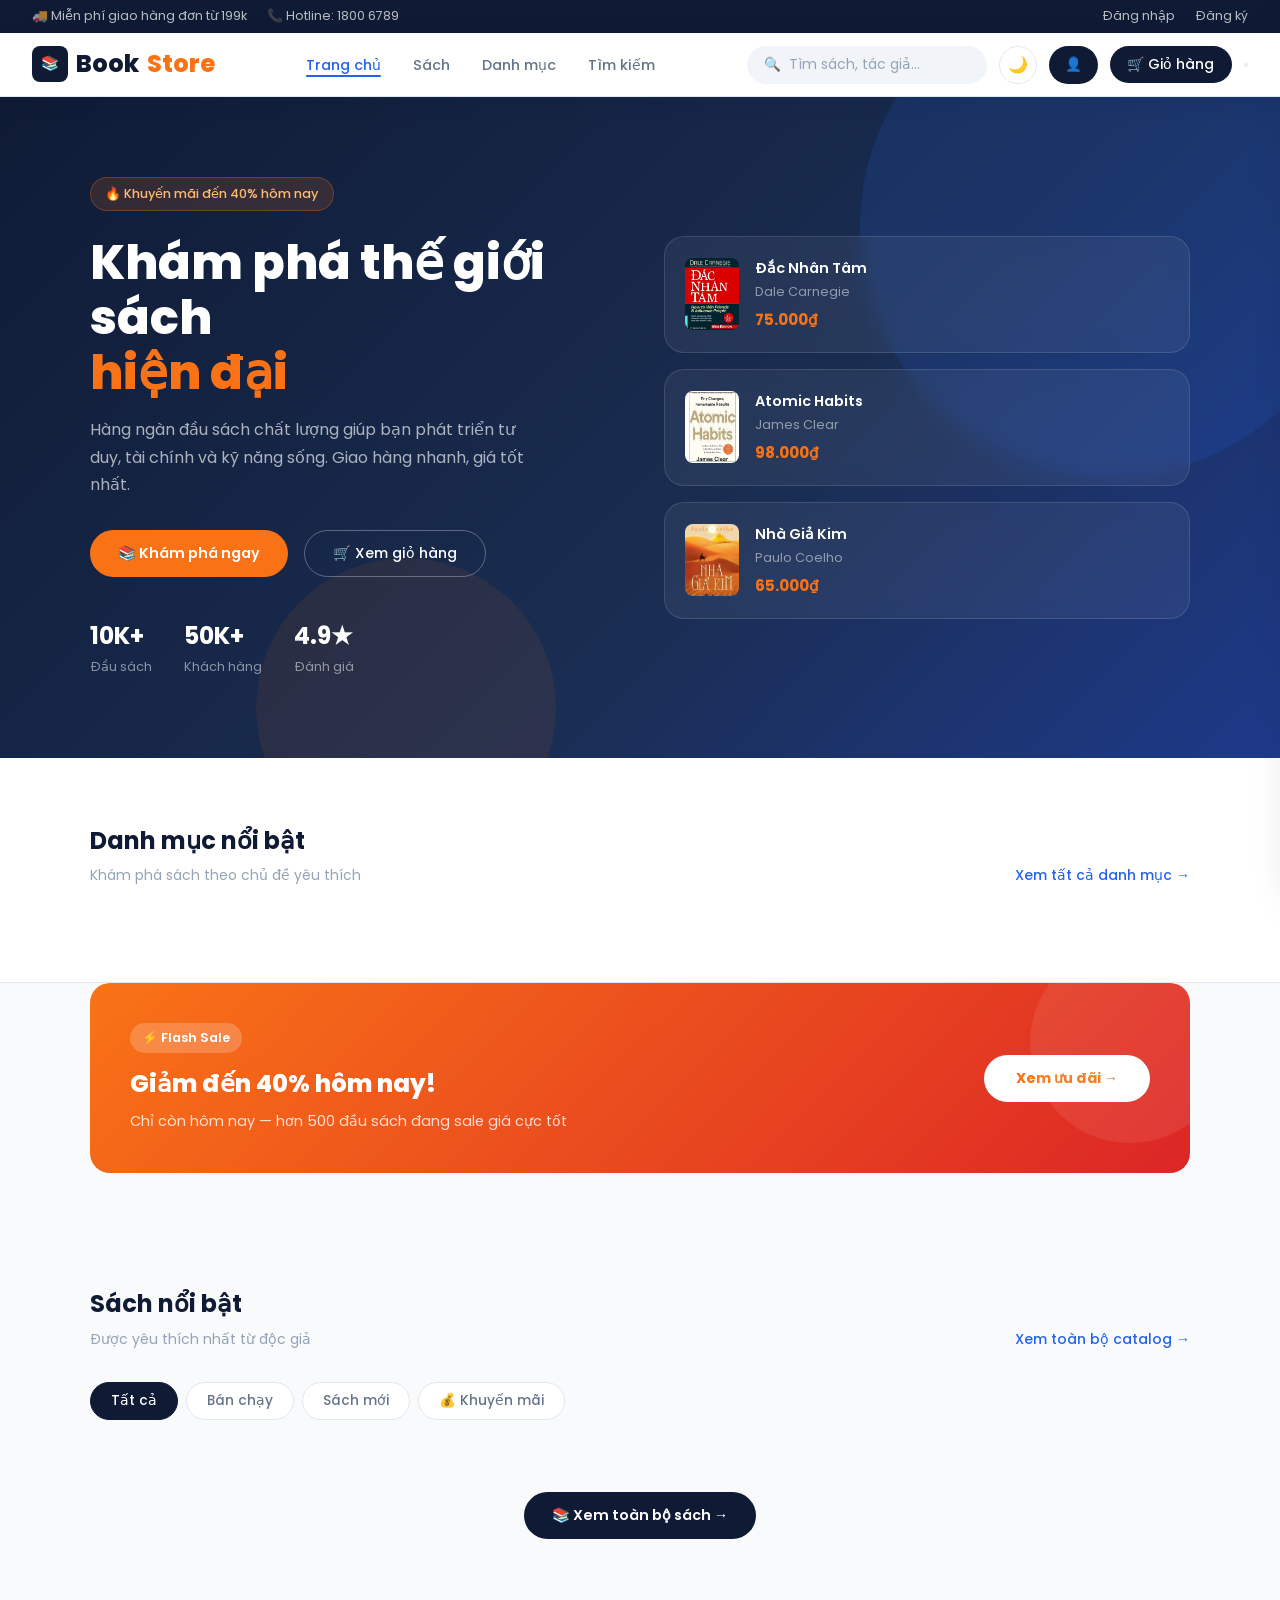
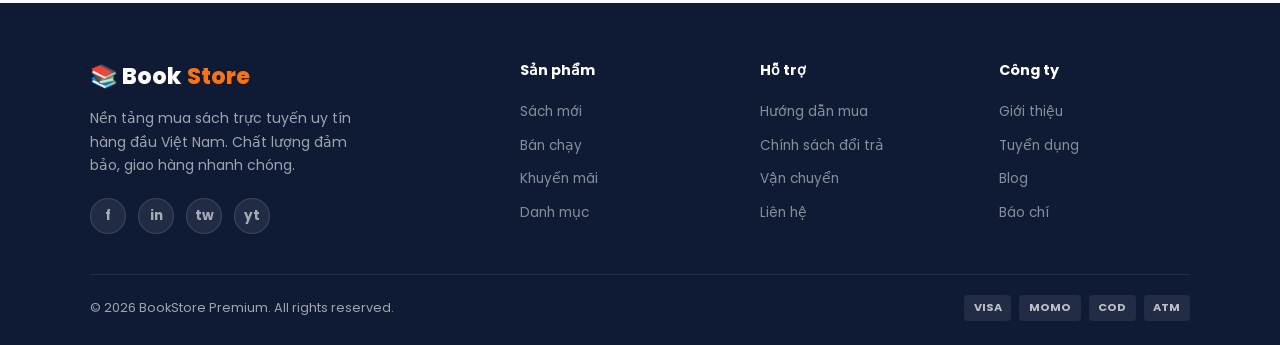
<file: index.html>
<!DOCTYPE html>
<html lang="vi">
<head>
  <meta charset="UTF-8">
  <meta name="viewport" content="width=device-width, initial-scale=1.0">
  <title>BookStore Premium — Mua sách online giá tốt</title>
  <meta name="description" content="Mua sách online giá tốt, giao hàng nhanh. Hàng nghìn đầu sách chất lượng.">
  <link rel="preconnect" href="https://fonts.googleapis.com">
  <link rel="preconnect" href="https://fonts.gstatic.com" crossorigin>
  <link href="https://fonts.googleapis.com/css2?family=Poppins:wght@300;400;500;600;700;800&display=swap" rel="stylesheet">
  <link rel="stylesheet" href="css/style.css">
  <link rel="stylesheet" href="css/features.css">
  <style>
    /* CSS hỗ trợ giao diện chọn sao và danh sách bình luận trên Modal Xem nhanh */
    .star-btn {
      background: none;
      border: none;
      font-size: 1.5rem;
      color: #cbd5e1;
      cursor: pointer;
      padding: 0 .1rem;
      transition: transform 0.1s, color 0.1s;
    }
    .star-btn.active {
      color: #fbbf24;
    }
    .star-btn:hover {
      transform: scale(1.15);
    }
    .rv-summary {
      display: flex;
      gap: 1.5rem;
      align-items: center;
      background: var(--bg);
      padding: 1rem;
      border-radius: var(--r);
      margin-bottom: 1rem;
      border: 1px solid var(--border);
    }
    .modal-reviews-section {
      border-top: 1px dashed var(--border);
      margin-top: 1.25rem;
      padding-top: 1.25rem;
    }
    /* Thanh cuộn mượt cho danh sách nhận xét trong không gian hẹp của modal */
    #reviewsList::-webkit-scrollbar {
      width: 6px;
    }
    #reviewsList::-webkit-scrollbar-thumb {
      background-color: var(--border);
      border-radius: 4px;
    }
  </style>
</head>
<body>

<div class="topbar">
  <div class="topbar-left">
    <span>🚚 Miễn phí giao hàng đơn từ 199k</span>
    <span>📞 Hotline: 1800 6789</span>
  </div>
  <div class="topbar-right">
    <a href="login.html">Đăng nhập</a>
    <a href="login.html#register">Đăng ký</a>
  </div>
</div>

<nav class="navbar">
  <a class="logo" href="index.html">
    <div class="logo-icon">📚</div>
    Book<span>Store</span>
  </a>

  <ul class="nav-links" id="navLinks">
    <li><a href="index.html" class="active">Trang chủ</a></li>
    <li><a href="books.html">Sách</a></li>
    <li><a href="category.html">Danh mục</a></li>
    <li><a href="search.html">Tìm kiếm</a></li>
  </ul>

  <div class="nav-right">
    <div class="search-bar">
      <span class="s-icon">🔍</span>
      <input type="text" id="searchInput" placeholder="Tìm sách, tác giả..."
             onkeydown="if(event.key==='Enter')goSearch(this.value)">
    </div>
    <a href="profile.html" class="btn-navy" style="padding:.5rem 1rem;font-size:.85rem">👤</a>
    <button class="cart-btn" onclick="openCart()">
      🛒 Giỏ hàng
      <span class="cart-badge" id="cartBadge" style="display:none">0</span>
    </button>
    <button class="hamburger" id="hamburger" aria-label="Menu">
      <span></span><span></span><span></span>
    </button>
  </div>
</nav>

<section class="hero">
  <div class="hero-inner">
    <div class="hero-left">
      <div class="hero-badge">🔥 Khuyến mãi đến 40% hôm nay</div>
      <h1 class="hero-title">
        Khám phá thế giới sách<br>
        <span class="accent">hiện đại</span>
      </h1>
      <p class="hero-desc">
        Hàng ngàn đầu sách chất lượng giúp bạn phát triển tư duy,
        tài chính và kỹ năng sống. Giao hàng nhanh, giá tốt nhất.
      </p>
      <div class="hero-btns">
        <a href="books.html" class="btn-primary">📚 Khám phá ngay</a>
        <button class="btn-ghost" onclick="openCart()">🛒 Xem giỏ hàng</button>
      </div>
      <div class="hero-stats">
        <div><div class="stat-num">10K+</div><div class="stat-label">Đầu sách</div></div>
        <div><div class="stat-num">50K+</div><div class="stat-label">Khách hàng</div></div>
        <div><div class="stat-num">4.9★</div><div class="stat-label">Đánh giá</div></div>
      </div>
    </div>

    <div class="hero-right">
      <div class="hero-card" onclick="openModal(0)">
        <div class="hero-card-img">
          <img src="assets/images/đắc nhân tâm.jpg" alt="Đắc Nhân Tâm">
        </div>
        <div class="hero-card-info">
          <div class="hci-title">Đắc Nhân Tâm</div>
          <div class="hci-author">Dale Carnegie</div>
          <div class="hci-price">75.000₫</div>
        </div>
      </div>
      <div class="hero-card" onclick="openModal(1)">
        <div class="hero-card-img">
          <img src="assets/images/atomic-habits.jpg" alt="Atomic Habits">
        </div>
        <div class="hero-card-info">
          <div class="hci-title">Atomic Habits</div>
          <div class="hci-author">James Clear</div>
          <div class="hci-price">98.000₫</div>
        </div>
      </div>
      <div class="hero-card" onclick="openModal(4)">
        <div class="hero-card-img">
          <img src="assets/images/Nha-Gia-Kim.jpg" alt="Nhà Giả Kim">
        </div>
        <div class="hero-card-info">
          <div class="hci-title">Nhà Giả Kim</div>
          <div class="hci-author">Paulo Coelho</div>
          <div class="hci-price">65.000₫</div>
        </div>
      </div>
    </div>
  </div>
</section>

<section class="section section-white" id="cats">
  <div class="section-inner">
    <div class="section-header">
      <div>
        <div class="section-title">Danh mục nổi bật</div>
        <div class="section-subtitle">Khám phá sách theo chủ đề yêu thích</div>
      </div>
      <a href="category.html" class="see-all">Xem tất cả danh mục →</a>
    </div>
    <div class="cat-grid" id="catGrid"></div>
  </div>
</section>

<div class="promo-section">
  <div class="promo-banner">
    <div class="promo-text">
      <span class="plabel">⚡ Flash Sale</span>
      <h2>Giảm đến 40% hôm nay!</h2>
      <p>Chỉ còn hôm nay — hơn 500 đầu sách đang sale giá cực tốt</p>
    </div>
    <a href="books.html?filter=sale" class="promo-btn">Xem ưu đãi →</a>
  </div>
</div>

<section class="section section-bg" id="books">
  <div class="section-inner">
    <div class="section-header">
      <div>
        <div class="section-title">Sách nổi bật</div>
        <div class="section-subtitle">Được yêu thích nhất từ độc giả</div>
      </div>
      <a href="books.html" class="see-all">Xem toàn bộ catalog →</a>
    </div>

    <div class="tab-row" id="homeTabRow">
      <button class="tab active" data-filter="all"        onclick="homeTab('all',this)">Tất cả</button>
      <button class="tab"        data-filter="bestseller" onclick="homeTab('bestseller',this)"> Bán chạy</button>
      <button class="tab"        data-filter="new"        onclick="homeTab('new',this)">Sách mới</button>
      <button class="tab"        data-filter="sale"       onclick="homeTab('sale',this)">💰 Khuyến mãi</button>
    </div>

    <div class="book-grid" id="bookGrid"></div>

    <div style="text-align:center;margin-top:2.5rem">
      <a href="books.html" class="btn-navy" style="display:inline-flex;align-items:center;gap:.5rem">
        📚 Xem toàn bộ sách →
      </a>
    </div>
  </div>
</section>

<footer class="site-footer">
  <div class="footer-inner">
    <div class="footer-grid">
      <div class="footer-brand">
        <div class="logo-f">📚 Book<span>Store</span></div>
        <p>Nền tảng mua sách trực tuyến uy tín hàng đầu Việt Nam. Chất lượng đảm bảo, giao hàng nhanh chóng.</p>
        <div class="footer-socials">
          <a href="#" class="social-btn">f</a>
          <a href="#" class="social-btn">in</a>
          <a href="#" class="social-btn">tw</a>
          <a href="#" class="social-btn">yt</a>
        </div>
      </div>
      <div class="footer-col">
        <h4>Sản phẩm</h4>
        <ul>
          <li><a href="books.html?filter=new">Sách mới</a></li>
          <li><a href="books.html?filter=bestseller">Bán chạy</a></li>
          <li><a href="books.html?filter=sale">Khuyến mãi</a></li>
          <li><a href="category.html">Danh mục</a></li>
        </ul>
      </div>
      <div class="footer-col">
        <h4>Hỗ trợ</h4>
        <ul>
          <li><a href="#">Hướng dẫn mua</a></li>
          <li><a href="#">Chính sách đổi trả</a></li>
          <li><a href="#">Vận chuyển</a></li>
          <li><a href="#">Liên hệ</a></li>
        </ul>
      </div>
      <div class="footer-col">
        <h4>Công ty</h4>
        <ul>
          <li><a href="#">Giới thiệu</a></li>
          <li><a href="#">Tuyển dụng</a></li>
          <li><a href="#">Blog</a></li>
          <li><a href="#">Báo chí</a></li>
        </ul>
      </div>
    </div>
    <div class="footer-bottom">
      <p>© 2026 BookStore Premium. All rights reserved.</p>
      <div class="payment-methods">
        <span class="payment-icon">VISA</span>
        <span class="payment-icon">MOMO</span>
        <span class="payment-icon">COD</span>
        <span class="payment-icon">ATM</span>
      </div>
    </div>
  </div>
</footer>

<button id="backTop" title="Lên đầu trang">↑</button>

<div class="toast" id="toast">
  <span class="toast-icon">✓</span>
  <span id="toastMsg">Thông báo</span>
</div>

<div class="overlay" id="overlay"></div>
<div class="cart-sidebar" id="cartSidebar">
  <div class="cart-head">
    <h3>🛒 Giỏ hàng</h3>
    <button class="close-btn" onclick="closeCart()">✕</button>
  </div>
  <div class="cart-body" id="cartBody"></div>
  <div class="cart-foot">
    <div class="cart-total">
      <span class="tlabel">Tổng cộng</span>
      <span class="amount" id="cartTotal">0₫</span>
    </div>
    <button class="checkout-btn" onclick="window.location.href='cart.html'">
      Xem giỏ hàng đầy đủ →
    </button>
  </div>
</div>

<div class="modal-bg" id="modalBg">
  <div class="modal-box" style="max-width: 750px; width: 90%;">
    <button class="modal-close" onclick="closeModal()">✕</button>
    <div class="modal-inner" style="max-height: 85vh; overflow-y: auto; padding-right: .5rem;">
      <div class="modal-img" id="modalImg">📚</div>
      
      <div>
        <div class="modal-title"  id="modalTitle">Đang tải...</div>
        <div class="modal-author" id="modalAuthor"></div>
        <div class="modal-price"  id="modalPrice">0₫</div>
        <div class="modal-desc"   id="modalDesc"></div>
        <button class="modal-add" id="modalAddBtn">🛒 Thêm vào giỏ hàng</button>

        <div class="modal-reviews-section">
          <h4 style="font-family: 'Poppins', sans-serif; color: var(--navy); margin-bottom: .75rem; font-size: 1.1rem;">💬 Phản hồi từ độc giả</h4>
          
          <div id="reviewSummary" class="rv-summary"></div>
          
          <div id="reviewsList" style="max-height: 180px; overflow-y: auto; margin-bottom: 1.25rem; padding-right: .5rem;"></div>

          <form class="review-quick-form" onsubmit="event.preventDefault();" style="background: var(--bg); padding: 1rem; border-radius: var(--r); border: 1px solid var(--border);">
            <h5 style="margin-bottom: .5rem; font-weight: 600; color: var(--navy);">✍️ Viết nhận xét của bạn</h5>
            
            <div style="display: flex; gap: .75rem; align-items: center; margin-bottom: .75rem; flex-wrap: wrap;">
              <div id="starSelect" style="display: flex; gap: .2rem;"></div>
              <span id="starLabel" style="font-size: .85rem; font-weight: 600; color: #eab308; display: none;"></span>
            </div>
            
            <div style="margin-bottom: .5rem;">
              <input type="text" id="reviewName" placeholder="Tên của bạn..." style="width: 100%; padding: .5rem; font-size: .85rem; border: 1px solid var(--border); border-radius: var(--r); outline: none;">
            </div>
            
            <div style="display: flex; gap: .5rem;">
              <input type="text" id="reviewText" placeholder="Nhập cảm nhận (tối thiểu 10 ký tự)..." style="flex: 1; padding: .5rem; border: 1px solid var(--border); border-radius: var(--r); font-size: .85rem; outline: none;">
              <button id="modalReviewSubmitBtn" type="button" style="background: var(--blue); color: #fff; border: none; padding: 0 1.25rem; border-radius: var(--r); font-size: .85rem; cursor: pointer; font-weight: 600; transition: opacity .2s;">Gửi</button>
            </div>
          </form>
        </div>
        </div>
    </div>
  </div>
</div>

<script src="api/data.php"></script>
<script src="js/reviews.js"></script> <script src="js/app.js"></script>
<script src="js/cart.js"></script>
<script src="js/books.js"></script>
<script src="js/home.js"></script>
<script src="js/wishlist.js"></script>
<script src="js/darkmode.js"></script>
<script src="js/api.js"></script>
</body>
</html>
</file>
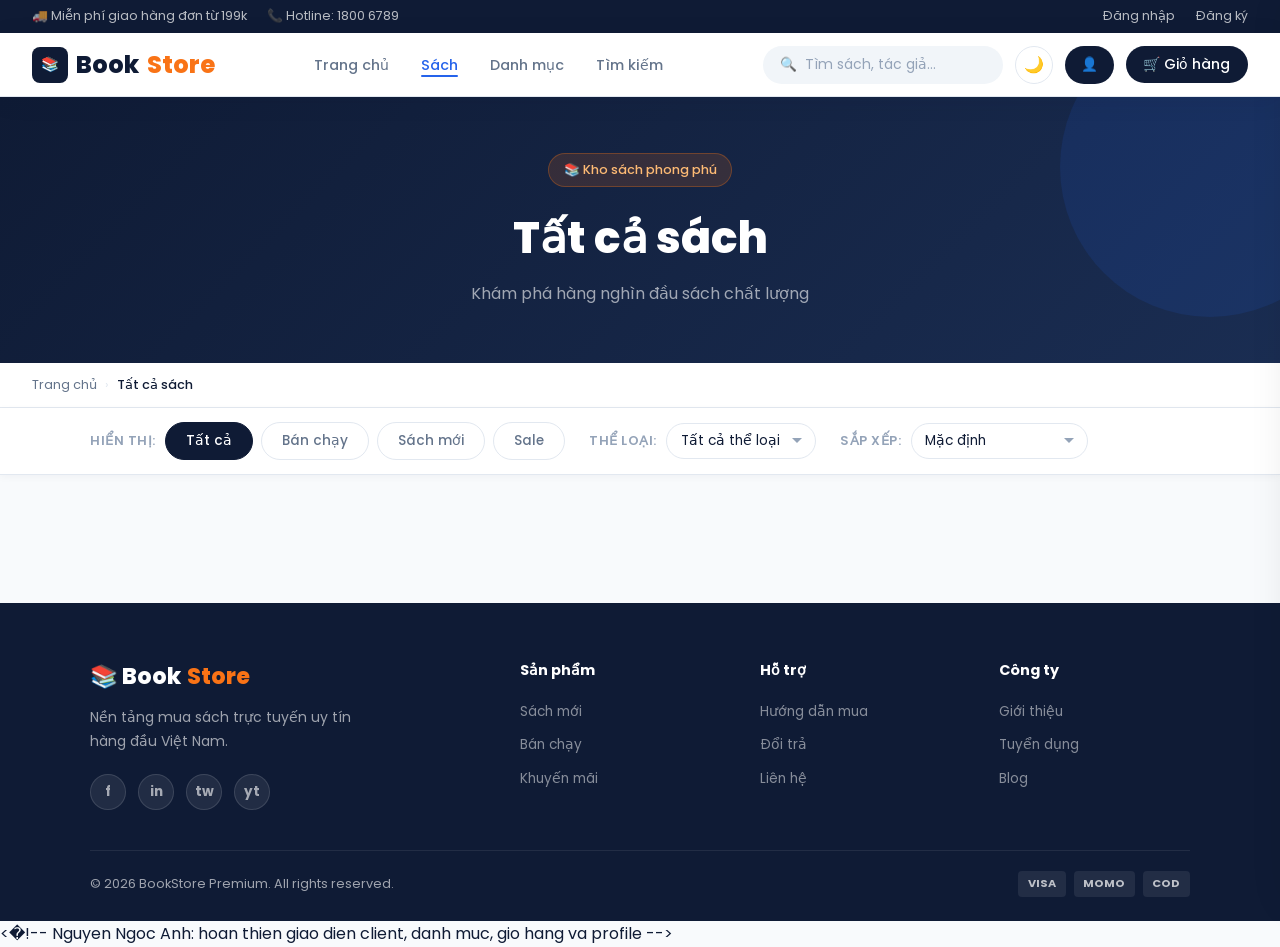
<file: books.html>
<!DOCTYPE html>
<html lang="vi">
<head>
  <meta charset="UTF-8">
  <meta name="viewport" content="width=device-width, initial-scale=1.0">
  <title>Tất cả sách — BookStore</title>
  <link rel="preconnect" href="https://fonts.googleapis.com">
  <link rel="preconnect" href="https://fonts.gstatic.com" crossorigin>
  <link href="https://fonts.googleapis.com/css2?family=Poppins:wght@300;400;500;600;700;800&display=swap" rel="stylesheet">
  <link rel="stylesheet" href="css/style.css">
  <link rel="stylesheet" href="css/responsive.css">
  <link rel="stylesheet" href="css/features.css">
  <style>
    /* CSS hỗ trợ giao diện chọn sao động và danh sách bình luận trên Modal Xem nhanh */
    .star-btn {
      background: none;
      border: none;
      font-size: 1.5rem;
      color: #cbd5e1;
      cursor: pointer;
      padding: 0 .1rem;
      transition: transform 0.1s, color 0.1s;
    }
    .star-btn.active {
      color: #fbbf24;
    }
    .star-btn:hover {
      transform: scale(1.15);
    }
    .rv-summary {
      display: flex;
      gap: 1.5rem;
      align-items: center;
      background: var(--bg);
      padding: 1rem;
      border-radius: var(--r);
      margin-bottom: 1rem;
      border: 1px solid var(--border);
    }
    .modal-reviews-section {
      border-top: 1px dashed var(--border);
      margin-top: 1.25rem;
      padding-top: 1.25rem;
    }
    /* Tối ưu thanh cuộn hộp nhận xét độc giả */
    #reviewsList::-webkit-scrollbar {
      width: 6px;
    }
    #reviewsList::-webkit-scrollbar-thumb {
      background-color: var(--border);
      border-radius: 4px;
    }
  </style>
</head>
<body>

<div class="topbar">
  <div class="topbar-left">
    <span>🚚 Miễn phí giao hàng đơn từ 199k</span>
    <span>📞 Hotline: 1800 6789</span>
  </div>
  <div class="topbar-right">
    <a href="login.html">Đăng nhập</a>
    <a href="login.html#register">Đăng ký</a>
  </div>
</div>

<nav class="navbar">
  <a class="logo" href="index.html">
    <div class="logo-icon">📚</div>
    Book<span>Store</span>
  </a>
  <ul class="nav-links" id="navLinks">
    <li><a href="index.html">Trang chủ</a></li>
    <li><a href="books.html" class="active">Sách</a></li>
    <li><a href="category.html">Danh mục</a></li>
    <li><a href="search.html">Tìm kiếm</a></li>
  </ul>
  <div class="nav-right">
    <div class="search-bar">
      <span class="s-icon">🔍</span>
      <input type="text" id="searchInput" placeholder="Tìm sách, tác giả..."
             oninput="filterBooks(this.value)">
    </div>
    <a href="profile.html" class="btn-navy" style="padding:.5rem 1rem;font-size:.85rem">👤</a>
    <button class="cart-btn" onclick="openCart()">
      🛒 Giỏ hàng
      <span class="cart-badge" id="cartBadge" style="display:none">0</span>
    </button>
    <button class="hamburger" id="hamburger"><span></span><span></span><span></span></button>
  </div>
</nav>

<section class="page-hero">
  <div class="hero-badge" style="margin-bottom:1rem">📚 Kho sách phong phú</div>
  <h1 class="page-hero-title" id="pageHeroTitle">Tất cả sách</h1>
  <p class="page-hero-sub" id="pageHeroSub">Khám phá hàng nghìn đầu sách chất lượng được chọn lọc kỹ càng</p>
</section>

<div class="breadcrumb">
  <a href="index.html">Trang chủ</a>
  <span class="sep">›</span>
  <span class="current" id="breadcrumbCurrent">Tất cả sách</span>
</div>

<div class="filter-bar" id="filterBar">
  <div class="filter-bar-inner">

    <div class="filter-group">
      <span class="filter-label">Hiển thị:</span>
      <div class="tab-row" style="margin-bottom:0">
        <button class="tab active" data-filter="all"        onclick="switchTab('all',this)">Tất cả</button>
        <button class="tab"        data-filter="bestseller" onclick="switchTab('bestseller',this)">Bán chạy</button>
        <button class="tab"        data-filter="new"        onclick="switchTab('new',this)"> Sách mới</button>
        <button class="tab"        data-filter="sale"       onclick="switchTab('sale',this)"> Sale</button>
      </div>
    </div>

    <div class="filter-group">
      <span class="filter-label">Thể loại:</span>
      <select id="catFilter" onchange="filterByCatSelect(this.value)">
        <option value="">Tất cả thể loại</option>
      </select>
    </div>

    <div class="filter-group">
      <span class="filter-label">Sắp xếp:</span>
      <select id="sortFilter" onchange="sortBooks(this.value)">
        <option value="default">Mặc định</option>
        <option value="price-asc">Giá tăng dần</option>
        <option value="price-desc">Giá giảm dần</option>
        <option value="rating">Đánh giá cao nhất</option>
        <option value="newest">Mới nhất</option>
      </select>
    </div>

    <div class="filter-actions">
      <span class="filter-count" id="filterCount"></span>
      <button class="filter-reset" id="filterReset" onclick="resetAllFilters()" style="display:none">
        ✕ Xóa bộ lọc
      </button>
    </div>

  </div>
</div>

<section class="section section-bg">
  <div class="section-inner">
    <div class="book-grid" id="bookGrid"></div>
  </div>
</section>

<footer class="site-footer">
  <div class="footer-inner">
    <div class="footer-grid">
      <div class="footer-brand">
        <div class="logo-f">📚 Book<span>Store</span></div>
        <p>Nền tảng mua sách trực tuyến uy tín hàng đầu Việt Nam.</p>
        <div class="footer-socials">
          <a href="#" class="social-btn">f</a>
          <a href="#" class="social-btn">in</a>
          <a href="#" class="social-btn">tw</a>
          <a href="#" class="social-btn">yt</a>
        </div>
      </div>
      <div class="footer-col"><h4>Sản phẩm</h4><ul>
        <li><a href="books.html?filter=new">Sách mới</a></li>
        <li><a href="books.html?filter=bestseller">Bán chạy</a></li>
        <li><a href="books.html?filter=sale">Khuyến mãi</a></li>
      </ul></div>
      <div class="footer-col"><h4>Hỗ trợ</h4><ul>
        <li><a href="#">Hướng dẫn mua</a></li>
        <li><a href="#">Đổi trả</a></li>
        <li><a href="#">Liên hệ</a></li>
      </ul></div>
      <div class="footer-col"><h4>Công ty</h4><ul>
        <li><a href="#">Giới thiệu</a></li>
        <li><a href="#">Tuyển dụng</a></li>
        <li><a href="#">Blog</a></li>
      </ul></div>
    </div>
    <div class="footer-bottom">
      <p>© 2026 BookStore Premium. All rights reserved.</p>
      <div class="payment-methods">
        <span class="payment-icon">VISA</span>
        <span class="payment-icon">MOMO</span>
        <span class="payment-icon">COD</span>
      </div>
    </div>
  </div>
</footer>

<button id="backTop">↑</button>
<div class="toast" id="toast"><span class="toast-icon">✓</span><span id="toastMsg"></span></div>
<div class="overlay" id="overlay"></div>

<div class="cart-sidebar" id="cartSidebar">
  <div class="cart-head"><h3>🛒 Giỏ hàng</h3><button class="close-btn" onclick="closeCart()">✕</button></div>
  <div class="cart-body" id="cartBody"></div>
  <div class="cart-foot">
    <div class="cart-total"><span class="tlabel">Tổng cộng</span><span class="amount" id="cartTotal">0₫</span></div>
    <button class="checkout-btn" onclick="window.location.href='cart.html'">Xem giỏ hàng →</button>
  </div>
</div>

<div class="modal-bg" id="modalBg">
  <div class="modal-box" style="max-width: 750px; width: 90%;">
    <button class="modal-close" onclick="closeModal()">✕</button>
    <div class="modal-inner" style="max-height: 85vh; overflow-y: auto; padding-right: .5rem;">
      <div class="modal-img" id="modalImg">📚</div>
      
      <div>
        <div class="modal-title"  id="modalTitle">Đang tải...</div>
        <div class="modal-author" id="modalAuthor"></div>
        <div class="modal-price"  id="modalPrice">0₫</div>
        <div class="modal-desc"   id="modalDesc"></div>
        <button class="modal-add" id="modalAddBtn">🛒 Thêm vào giỏ hàng</button>

        <div class="modal-reviews-section">
          <h4 style="font-family: 'Poppins', sans-serif; color: var(--navy); margin-bottom: .75rem; font-size: 1.1rem;">💬 Phản hồi từ độc giả</h4>
          
          <div id="reviewSummary" class="rv-summary"></div>
          
          <div id="reviewsList" style="max-height: 180px; overflow-y: auto; margin-bottom: 1.25rem; padding-right: .5rem;"></div>

          <form class="review-quick-form" onsubmit="event.preventDefault();" style="background: var(--bg); padding: 1rem; border-radius: var(--r); border: 1px solid var(--border);">
            <h5 style="margin-bottom: .5rem; font-weight: 600; color: var(--navy);">✍️ Viết nhận xét của bạn</h5>
            
            <div style="display: flex; gap: .75rem; align-items: center; margin-bottom: .75rem; flex-wrap: wrap;">
              <div id="starSelect" style="display: flex; gap: .2rem;"></div>
              <span id="starLabel" style="font-size: .85rem; font-weight: 600; color: #eab308; display: none;"></span>
            </div>
            
            <div style="margin-bottom: .5rem;">
              <input type="text" id="reviewName" placeholder="Tên của bạn..." style="width: 100%; padding: .5rem; font-size: .85rem; border: 1px solid var(--border); border-radius: var(--r); outline: none;">
            </div>
            
            <div style="display: flex; gap: .5rem;">
              <input type="text" id="reviewText" placeholder="Nhập cảm nhận (tối thiểu 10 ký tự)..." style="flex: 1; padding: .5rem; border: 1px solid var(--border); border-radius: var(--r); font-size: .85rem; outline: none;">
              <button id="modalReviewSubmitBtn" type="button" style="background: var(--blue); color: #fff; border: none; padding: 0 1.25rem; border-radius: var(--r); font-size: .85rem; cursor: pointer; font-weight: 600;">Gửi</button>
            </div>
          </form>
        </div>
        </div>
    </div>
  </div>
</div>

<script src="api/data.php"></script>
<script src="js/reviews.js"></script> <script src="js/app.js"></script>
<script src="js/cart.js"></script>
<script src="js/books.js"></script>
<script src="js/wishlist.js"></script>
<script src="js/darkmode.js"></script>
<script src="js/api.js"></script>
</body>
</html>< ! - -   N g u y e n   N g o c   A n h :   h o a n   t h i e n   g i a o   d i e n   c l i e n t ,   d a n h   m u c ,   g i o   h a n g   v a   p r o f i l e   - - >  
 
</file>
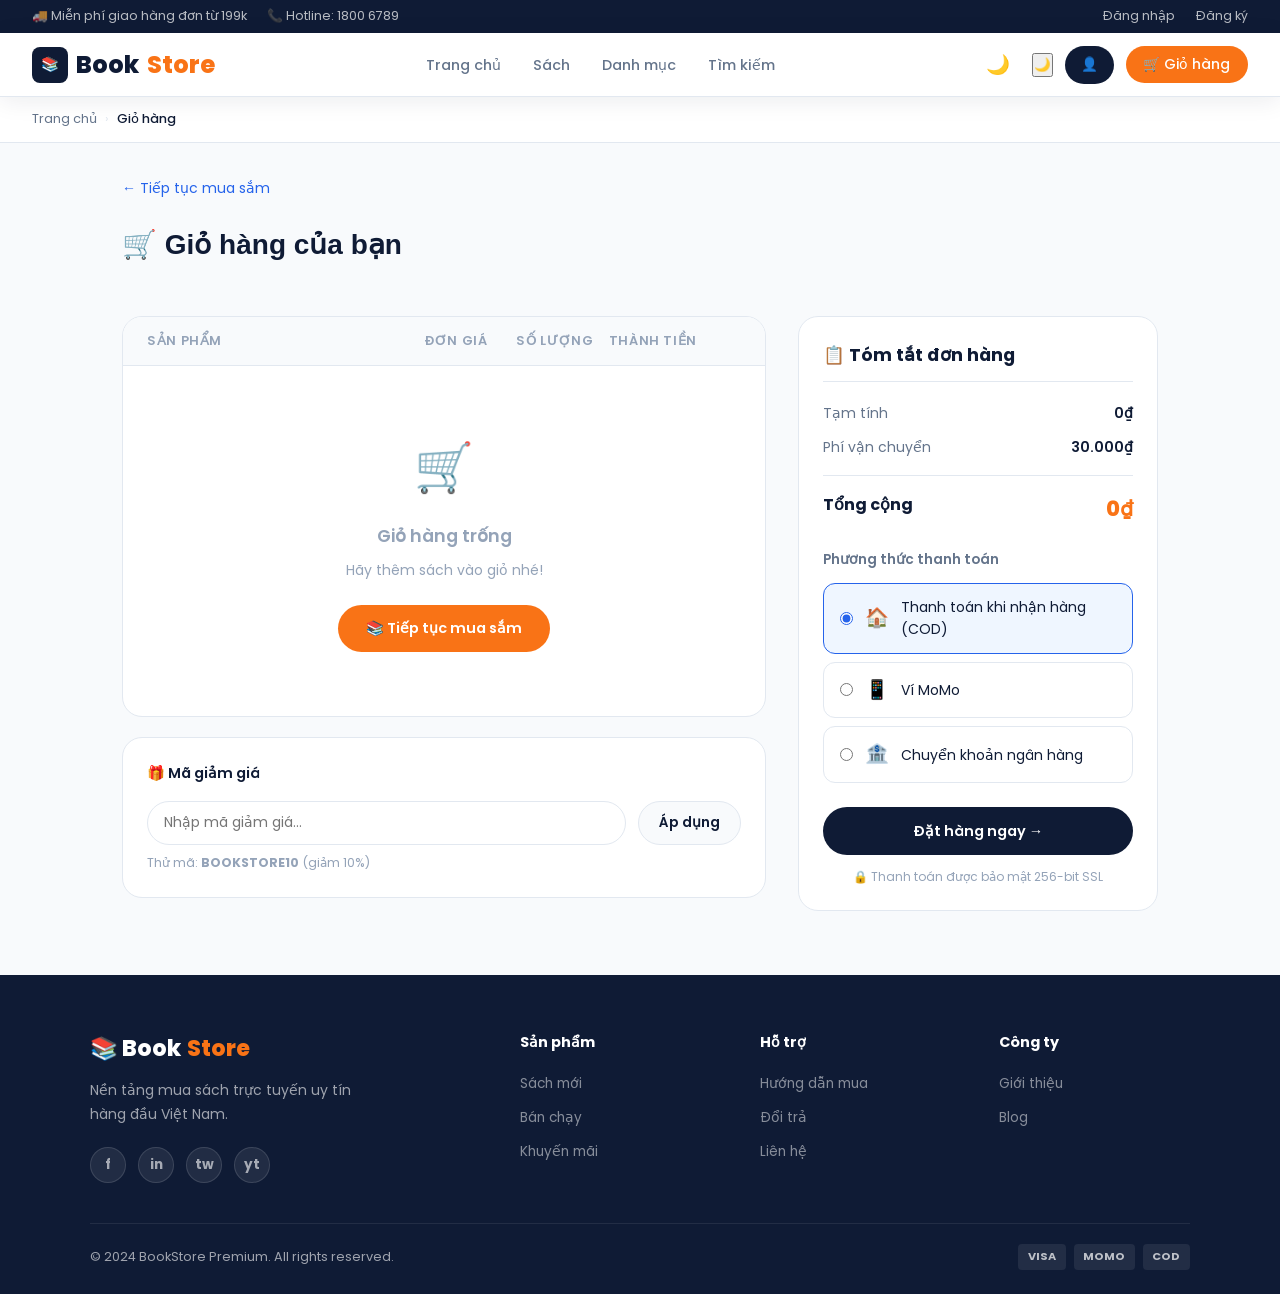
<file: cart.html>
<!DOCTYPE html>
<html lang="vi">
<head>
  <meta charset="UTF-8">
  <meta name="viewport" content="width=device-width, initial-scale=1.0">
  <title>Giỏ hàng — BookStore</title>
   <link href="https://fonts.googleapis.com/css2?family=Poppins:wght@300;400;500;600;700;800&display=swap" rel="stylesheet">
  <link rel="stylesheet" href="css/style.css">
  <link rel="stylesheet" href="css/responsive.css">
  <style>
    .coupon-row {
      display: flex; gap: .75rem; margin-top: 1rem;
    }
    .coupon-row input {
      flex: 1;
      padding: .65rem 1rem;
      border: 1.5px solid var(--border);
      border-radius: 50px;
      font-size: .875rem;
      font-family: 'Poppins', sans-serif;
      outline: none;
      transition: border-color .2s;
    }
    .coupon-row input:focus { border-color: var(--blue); }
    .coupon-btn {
      padding: .65rem 1.25rem;
      background: var(--bg);
      border: 1.5px solid var(--border);
      border-radius: 50px;
      font-size: .875rem;
      font-weight: 600;
      cursor: pointer;
      font-family: 'Poppins', sans-serif;
      color: var(--navy);
      transition: all .2s;
    }
    .coupon-btn:hover { background: var(--navy); color: #fff; border-color: var(--navy); }
    .free-ship-notice {
      display: flex; align-items: center; gap: .5rem;
      background: #f0fdf4;
      border: 1px solid #bbf7d0;
      border-radius: var(--r);
      padding: .75rem 1rem;
      font-size: .85rem;
      color: #16a34a;
      margin-top: 1rem;
    }
    .payment-methods-box {
      margin-top: 1.5rem;
    }
    .payment-methods-box h5 {
      font-size: .85rem;
      font-weight: 600;
      color: var(--text2);
      margin-bottom: .75rem;
    }
    .pm-options { display: flex; flex-direction: column; gap: .5rem; }
    .pm-option {
      display: flex; align-items: center; gap: .75rem;
      padding: .75rem 1rem;
      border: 1.5px solid var(--border);
      border-radius: var(--r);
      cursor: pointer;
      font-size: .875rem;
      transition: border-color .2s;
    }
    .pm-option input[type="radio"] { accent-color: var(--blue); }
    .pm-option:has(input:checked) { border-color: var(--blue); background: var(--blue-light); }
    .pm-icon { font-size: 1.2rem; }
    .continue-link {
      display: inline-flex; align-items: center; gap: .4rem;
      font-size: .875rem; color: var(--blue); margin-bottom: 1.5rem;
      transition: gap .2s;
    }
    .continue-link:hover { gap: .7rem; }
    /* Checkout form modal */
    .checkout-modal {
      position: fixed; inset: 0;
      background: rgba(0,0,0,.5);
      z-index: 700;
      display: none; align-items: center; justify-content: center;
      padding: 1rem;
    }
    .checkout-modal.open { display: flex; }
    .checkout-form-box {
      background: #fff;
      border-radius: var(--r2);
      padding: 2rem;
      max-width: 520px;
      width: 100%;
      max-height: 90vh;
      overflow-y: auto;
      animation: slideUp .3s ease;
    }
    .checkout-form-box h3 {
      font-family: 'Syne', sans-serif;
      font-weight: 700;
      font-size: 1.2rem;
      color: var(--navy);
      margin-bottom: 1.5rem;
    }
    .form-row { display: grid; grid-template-columns: 1fr 1fr; gap: 1rem; }
    .order-success {
      text-align: center; padding: 2rem 1rem;
    }
    .order-success .success-icon { font-size: 4rem; margin-bottom: 1rem; }
    .order-success h3 {
      font-family: 'Syne', sans-serif;
      font-size: 1.3rem; font-weight: 700;
      color: var(--navy); margin-bottom: .5rem;
    }
    .order-code-box {
      background: var(--bg); border: 1px solid var(--border);
      border-radius: var(--r); padding: .75rem 1rem;
      font-weight: 700; font-size: 1.1rem; color: var(--blue);
      margin: 1rem 0; letter-spacing: .1em;
    }
    @media (max-width: 600px) { .form-row { grid-template-columns: 1fr; } }
  </style>
</head>
<body>

<!-- TOPBAR -->
<div class="topbar">
  <div class="topbar-left">
    <span>🚚 Miễn phí giao hàng đơn từ 199k</span>
    <span>📞 Hotline: 1800 6789</span>
  </div>
  <div class="topbar-right">
    <a href="login.html">Đăng nhập</a>
    <a href="login.html#register">Đăng ký</a>
  </div>
</div>

<!-- NAVBAR -->
<nav class="navbar">
  <a class="logo" href="index.html">
    <div class="logo-icon">📚</div>
    Book<span>Store</span>
  </a>
  <ul class="nav-links" id="navLinks">
    <li><a href="index.html">Trang chủ</a></li>
    <li><a href="books.html">Sách</a></li>
    <li><a href="category.html">Danh mục</a></li>
    <li><a href="search.html">Tìm kiếm</a></li>
  </ul>
  <div class="nav-right">
    <button id="darkModeToggle" style="background:none; border:none; cursor:pointer; font-size:1.2rem; margin-right:10px;">
    🌙
  </button>
    <a href="profile.html" class="btn-navy" style="padding:.5rem 1rem;font-size:.85rem">👤</a>
    <button class="cart-btn" style="background:var(--orange)" onclick="window.location.href='cart.html'">
      🛒 Giỏ hàng
      <span class="cart-badge" id="cartBadge" style="display:none">0</span>
    </button>
    <button class="hamburger" id="hamburger"><span></span><span></span><span></span></button>
  </div>
</nav>

<!-- BREADCRUMB -->
<div class="breadcrumb">
  <a href="index.html">Trang chủ</a>
  <span class="sep">›</span>
  <span class="current">Giỏ hàng</span>
</div>

<!-- PAGE TITLE -->
<div style="max-width:1100px;margin:2rem auto 0;padding:0 2rem">
  <a href="books.html" class="continue-link">← Tiếp tục mua sắm</a>
  <h1 style="font-family:'Syne',sans-serif;font-size:1.75rem;font-weight:800;color:var(--navy)">
    🛒 Giỏ hàng của bạn
  </h1>
</div>

<!-- CART LAYOUT -->
<div class="cart-page-wrap">
  <!-- Left: Cart items -->
  <div>
    <div class="cart-table">
      <div class="cart-table-head">
        <span>Sản phẩm</span>
        <span>Đơn giá</span>
        <span>Số lượng</span>
        <span>Thành tiền</span>
        <span></span>
      </div>
      <!-- Rendered by cart.js -->
      <div id="cartPageBody"></div>
    </div>

    <!-- Coupon -->
    <div style="background:#fff;border:1px solid var(--border);border-radius:var(--r2);padding:1.5rem;margin-top:1.25rem">
      <p style="font-weight:600;font-size:.9rem;margin-bottom:.5rem;color:var(--navy)">🎁 Mã giảm giá</p>
      <div class="coupon-row">
        <input type="text" id="couponInput" placeholder="Nhập mã giảm giá...">
        <button class="coupon-btn" onclick="applyCoupon()">Áp dụng</button>
      </div>
      <p style="font-size:.78rem;color:var(--text3);margin-top:.5rem">
        Thử mã: <strong>BOOKSTORE10</strong> (giảm 10%)
      </p>
    </div>
  </div>

  <!-- Right: Summary -->
  <div class="cart-summary-box">
    <div class="cart-summary-title">📋 Tóm tắt đơn hàng</div>
    <div class="summary-row">
      <span class="label">Tạm tính</span>
      <span class="val" id="summarySubtotal">0₫</span>
    </div>
    <div class="summary-row">
      <span class="label">Phí vận chuyển</span>
      <span class="val" id="summaryShipping">30.000₫</span>
    </div>
    <div class="summary-row" id="discountRow" style="display:none">
      <span class="label" style="color:#16a34a">Giảm giá</span>
      <span class="val" style="color:#16a34a" id="summaryDiscount">-0₫</span>
    </div>
    <hr class="summary-divider">
    <div class="summary-total">
      <span class="label">Tổng cộng</span>
      <span class="val" id="summaryTotal">0₫</span>
    </div>

    <!-- Free shipping notice -->
    <div class="free-ship-notice" id="freeShipNotice" style="display:none">
      🎉 Bạn được miễn phí vận chuyển!
    </div>

    <!-- Payment methods -->
    <div class="payment-methods-box">
      <h5>Phương thức thanh toán</h5>
      <div class="pm-options">
        <label class="pm-option">
          <input type="radio" name="pm" value="cod" checked>
          <span class="pm-icon">🏠</span>
          <span>Thanh toán khi nhận hàng (COD)</span>
        </label>
        <label class="pm-option">
          <input type="radio" name="pm" value="momo">
          <span class="pm-icon">📱</span>
          <span>Ví MoMo</span>
        </label>
        <label class="pm-option">
          <input type="radio" name="pm" value="bank">
          <span class="pm-icon">🏦</span>
          <span>Chuyển khoản ngân hàng</span>
        </label>
      </div>
    </div>

    <button class="checkout-btn" style="margin-top:1.5rem" onclick="openCheckoutForm()">
      Đặt hàng ngay →
    </button>
    <p style="text-align:center;font-size:.75rem;color:var(--text3);margin-top:.75rem">
      🔒 Thanh toán được bảo mật 256-bit SSL
    </p>
  </div>
</div>

<!-- FOOTER -->
<footer class="site-footer" style="margin-top:4rem">
  <div class="footer-inner">
    <div class="footer-grid">
      <div class="footer-brand">
        <div class="logo-f">📚 Book<span>Store</span></div>
        <p>Nền tảng mua sách trực tuyến uy tín hàng đầu Việt Nam.</p>
        <div class="footer-socials">
          <a href="#" class="social-btn">f</a><a href="#" class="social-btn">in</a>
          <a href="#" class="social-btn">tw</a><a href="#" class="social-btn">yt</a>
        </div>
      </div>
      <div class="footer-col"><h4>Sản phẩm</h4><ul>
        <li><a href="books.html?filter=new">Sách mới</a></li>
        <li><a href="books.html?filter=bestseller">Bán chạy</a></li>
        <li><a href="books.html?filter=sale">Khuyến mãi</a></li>
      </ul></div>
      <div class="footer-col"><h4>Hỗ trợ</h4><ul>
        <li><a href="#">Hướng dẫn mua</a></li>
        <li><a href="#">Đổi trả</a></li>
        <li><a href="#">Liên hệ</a></li>
      </ul></div>
      <div class="footer-col"><h4>Công ty</h4><ul>
        <li><a href="#">Giới thiệu</a></li>
        <li><a href="#">Blog</a></li>
      </ul></div>
    </div>
    <div class="footer-bottom">
      <p>© 2024 BookStore Premium. All rights reserved.</p>
      <div class="payment-methods">
        <span class="payment-icon">VISA</span><span class="payment-icon">MOMO</span><span class="payment-icon">COD</span>
      </div>
    </div>
  </div>
</footer>

<button id="backTop">↑</button>
<div class="toast" id="toast"><span class="toast-icon">✓</span><span id="toastMsg"></span></div>

<!-- CHECKOUT FORM MODAL -->
<div class="checkout-modal" id="checkoutModal">
  <div class="checkout-form-box" id="checkoutFormBox">
    <div id="checkoutFormContent">
      <div style="display:flex;justify-content:space-between;align-items:center;margin-bottom:1.5rem">
        <h3 style="margin:0">📦 Thông tin giao hàng</h3>
        <button onclick="closeCheckoutForm()"
                style="background:none;border:none;font-size:1.25rem;cursor:pointer;color:var(--text2)">✕</button>
      </div>
      <div class="form-row">
        <div class="form-group">
          <label>Họ và tên *</label>
          <input type="text" id="orderName" placeholder="Nguyễn Văn A">
        </div>
        <div class="form-group">
          <label>Số điện thoại *</label>
          <input type="tel" id="orderPhone" placeholder="0901234567">
        </div>
      </div>
      <div class="form-group">
        <label>Email *</label>
        <input type="email" id="orderEmail" placeholder="example@email.com">
      </div>
      <div class="form-group">
        <label>Địa chỉ giao hàng *</label>
        <input type="text" id="orderAddress" placeholder="Số nhà, đường, phường/xã...">
      </div>
      <div class="form-row">
        <div class="form-group">
          <label>Tỉnh/Thành phố</label>
          <input type="text" id="orderCity" placeholder="TP. Hồ Chí Minh">
        </div>
        <div class="form-group">
          <label>Quận/Huyện</label>
          <input type="text" id="orderDistrict" placeholder="Quận 1">
        </div>
      </div>
      <div class="form-group">
        <label>Ghi chú</label>
        <input type="text" id="orderNote" placeholder="Ghi chú cho đơn hàng (không bắt buộc)">
      </div>
      <button class="checkout-btn" onclick="placeOrder()" style="margin-top:.5rem">
        ✅ Xác nhận đặt hàng
      </button>
    </div>
  </div>
</div>

<script src="api/data.php"></script>
<script src="js/app.js"></script>
<script src="js/cart.js"></script>
<script src="js/darkmode.js"></script>
<script>
  let _discount = 0;

  /* Coupon */
  function applyCoupon() {
    const code = document.getElementById('couponInput').value.trim().toUpperCase();
    if (code === 'BOOKSTORE10') {
      _discount = 0.1;
      updatePageSummary();
      showToast('🎉 Áp dụng mã thành công! Giảm 10%');
      document.getElementById('discountRow').style.display = 'flex';
    } else if (code) {
      showToast('❌ Mã giảm giá không hợp lệ');
    }
  }

  /* Re-calculate summary with discount */
  function updatePageSummary() {
    const sub      = cartTotalPrice();
    const shipping = sub >= 199000 ? 0 : 30000;
    const disc     = Math.round(sub * _discount);
    const total    = sub + shipping - disc;

    const el = id => document.getElementById(id);
    if (el('summarySubtotal')) el('summarySubtotal').textContent = formatPrice(sub);
    if (el('summaryShipping')) el('summaryShipping').textContent = shipping === 0 ? 'Miễn phí' : formatPrice(shipping);
    if (el('summaryDiscount')) el('summaryDiscount').textContent = '-' + formatPrice(disc);
    if (el('summaryTotal'))    el('summaryTotal').textContent    = formatPrice(total);
    if (el('freeShipNotice'))  el('freeShipNotice').style.display = shipping === 0 ? 'flex' : 'none';
  }

  /* Override cart.js updateSummary for this page */
  const _origCartRenderPage = cartRenderPage;

  /* Checkout form */
  function openCheckoutForm() {
    if (!cartTotalQty()) { showToast('⚠ Giỏ hàng trống!'); return; }
    document.getElementById('checkoutModal').classList.add('open');
    document.body.style.overflow = 'hidden';
  }
  function closeCheckoutForm() {
    document.getElementById('checkoutModal').classList.remove('open');
    document.body.style.overflow = '';
  }

  function placeOrder() {
    const name    = document.getElementById('orderName').value.trim();
    const phone   = document.getElementById('orderPhone').value.trim();
    const email   = document.getElementById('orderEmail').value.trim();
    const address = document.getElementById('orderAddress').value.trim();

    if (!name || !phone || !email || !address) {
      showToast('⚠ Vui lòng điền đầy đủ thông tin!');
      return;
    }

    const orderCode = 'BS' + Date.now().toString().slice(-8).toUpperCase();
    const pm = document.querySelector('input[name="pm"]:checked')?.value || 'cod';
    const pmLabel = { cod: 'COD', momo: 'MoMo', bank: 'Chuyển khoản' }[pm];

    /* Show success */
    document.getElementById('checkoutFormContent').innerHTML = `
      <div class="order-success">
        <div class="success-icon">🎉</div>
        <h3>Đặt hàng thành công!</h3>
        <p style="color:var(--text2);font-size:.9rem">Cảm ơn <strong>${name}</strong> đã mua hàng tại BookStore!</p>
        <div class="order-code-box">${orderCode}</div>
        <p style="font-size:.85rem;color:var(--text3);margin-bottom:.5rem">Mã đơn hàng của bạn</p>
        <div style="background:var(--bg);border-radius:var(--r);padding:1rem;text-align:left;margin:1rem 0;font-size:.875rem">
          <p style="margin-bottom:.4rem">📦 Địa chỉ: <strong>${address}</strong></p>
          <p style="margin-bottom:.4rem">📞 Điện thoại: <strong>${phone}</strong></p>
          <p>💳 Thanh toán: <strong>${pmLabel}</strong></p>
        </div>
        <p style="font-size:.8rem;color:var(--text3)">Chúng tôi sẽ liên hệ xác nhận qua email <strong>${email}</strong></p>
        <button class="btn-primary" style="margin-top:1.5rem" onclick="orderDone()">
          Về trang chủ
        </button>
      </div>`;

    cartClear();
  }

  function orderDone() {
    closeCheckoutForm();
    window.location.href = 'index.html';
  }

  /* Close modal on overlay click */
  document.getElementById('checkoutModal')?.addEventListener('click', e => {
    if (e.target === document.getElementById('checkoutModal')) closeCheckoutForm();
  });

  /* On load: update summary */
  document.addEventListener('DOMContentLoaded', () => {
    setTimeout(updatePageSummary, 100);
  });
</script>
<script src="js/api.js"></script>
</body>
</html>
</file>
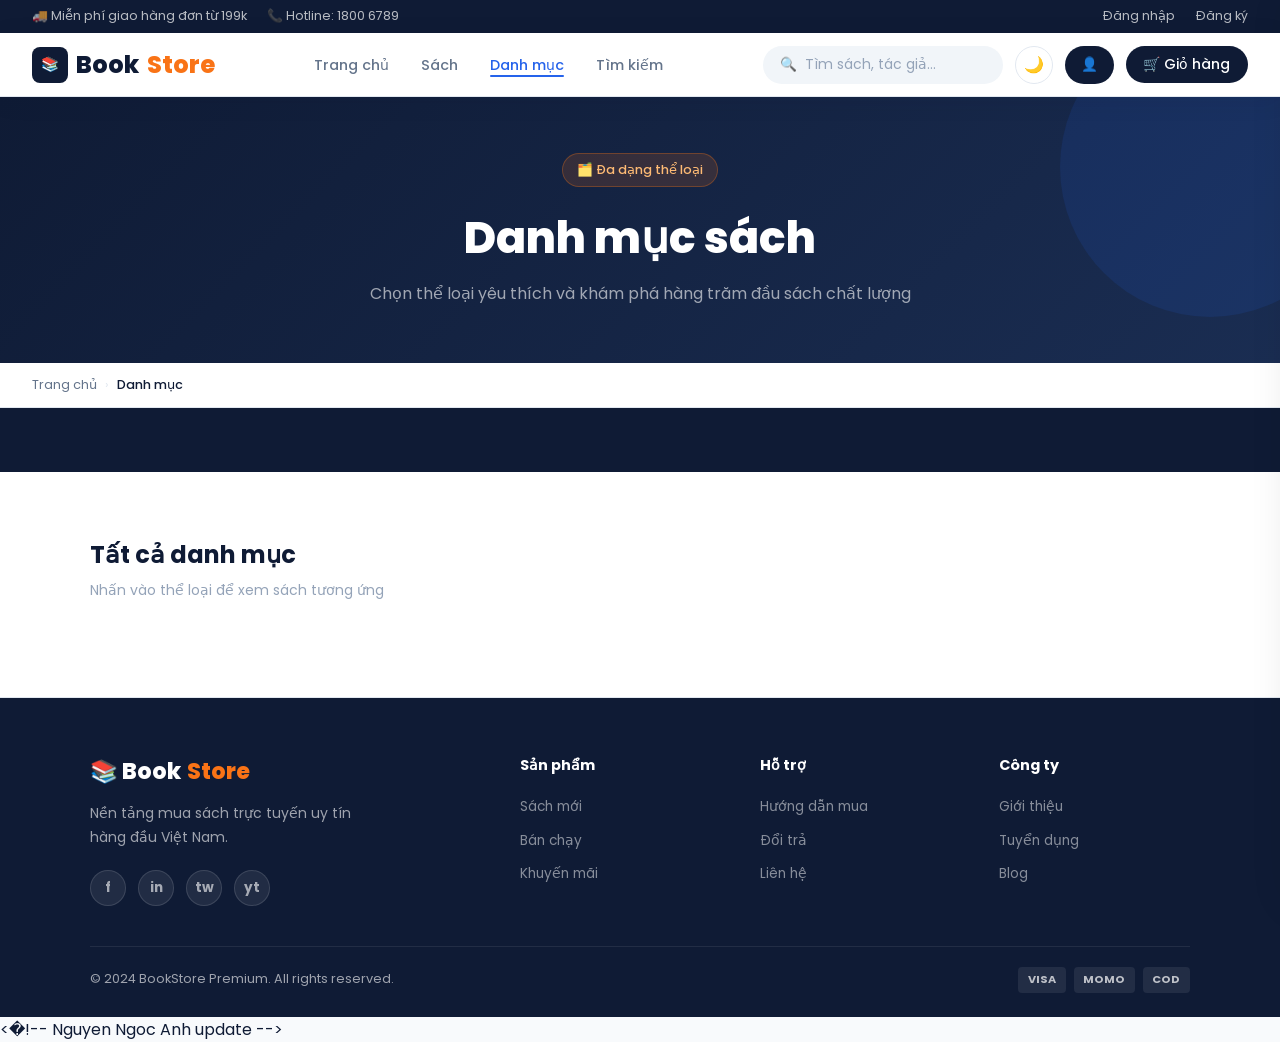
<file: category.html>
<!DOCTYPE html>
<html lang="vi">
<head>
  <meta charset="UTF-8">
  <meta name="viewport" content="width=device-width, initial-scale=1.0">
  <title>Danh mục sách — BookStore</title>
  <link rel="preconnect" href="https://fonts.googleapis.com">
  <link rel="preconnect" href="https://fonts.gstatic.com" crossorigin>
  <link href="https://fonts.googleapis.com/css2?family=Poppins:wght@300;400;500;600;700;800&display=swap" rel="stylesheet">
  <link rel="stylesheet" href="css/style.css">
  <link rel="stylesheet" href="css/responsive.css">
  <style>
    /* ── Cat grid full (4 cột → 2 → 1) ── */
    .cat-grid-full {
      display: grid;
      grid-template-columns: repeat(4, 1fr);
      gap: 1.25rem;
    }
    @media (max-width: 1024px) { .cat-grid-full { grid-template-columns: repeat(3, 1fr); } }
    @media (max-width: 720px)  { .cat-grid-full { grid-template-columns: repeat(2, 1fr); gap: .75rem; } }
    @media (max-width: 440px)  { .cat-grid-full { grid-template-columns: 1fr; } }

    /* ── Cat card lớn ── */
    .cat-card-big {
      background: #fff;
      border: 1px solid var(--border);
      border-radius: 20px;
      overflow: hidden;
      cursor: pointer;
      transition: transform .3s, box-shadow .3s, border-color .3s;
      position: relative;
    }
    .cat-card-big:hover {
      transform: translateY(-6px);
      box-shadow: var(--shadow-lg);
      border-color: var(--blue);
    }

    /* Ảnh bìa danh mục */
    .cat-cover {
      width: 100%;
      height: 180px;
      overflow: hidden;
      background: var(--blue-light);
      display: flex;
      align-items: center;
      justify-content: center;
      font-size: 3.5rem;
      position: relative;
    }
    .cat-cover img {
      width: 100%;
      height: 100%;
      object-fit: cover;
      transition: transform .4s ease;
    }
    .cat-card-big:hover .cat-cover img { transform: scale(1.06); }

    /* Overlay gradient trên ảnh */
    .cat-cover-overlay {
      position: absolute;
      inset: 0;
      background: linear-gradient(to top, rgba(15,27,53,.55) 0%, transparent 60%);
      transition: opacity .3s;
    }
    .cat-card-big:hover .cat-cover-overlay { opacity: .8; }

    /* Badge số lượng sách trên ảnh */
    .cat-count-badge {
      position: absolute;
      bottom: .65rem;
      right: .65rem;
      background: rgba(255,255,255,.92);
      color: var(--navy);
      font-size: .72rem;
      font-weight: 700;
      padding: .2rem .6rem;
      border-radius: 50px;
      backdrop-filter: blur(8px);
    }

    /* Nội dung card */
    .cat-body {
      padding: 1rem 1.1rem 1.25rem;
    }
    .cat-body-top {
      display: flex;
      align-items: center;
      gap: .6rem;
      margin-bottom: .5rem;
    }
    .cat-emoji-sm {
      width: 36px; height: 36px;
      border-radius: 10px;
      background: var(--blue-light);
      display: flex; align-items: center; justify-content: center;
      font-size: 1.1rem;
      flex-shrink: 0;
      transition: background var(--transition);
    }
    .cat-card-big:hover .cat-emoji-sm { background: var(--blue); }
    .cat-name-big {
      font-weight: 700;
      font-size: .95rem;
      color: var(--navy);
      line-height: 1.3;
    }
    .cat-desc-big {
      font-size: .8rem;
      color: var(--text3);
      line-height: 1.55;
      margin-bottom: .85rem;
      display: -webkit-box;
      -webkit-line-clamp: 2;
      -webkit-box-orient: vertical;
      overflow: hidden;
    }

    /* CTA button trong card */
    .cat-cta {
      display: inline-flex;
      align-items: center;
      gap: .35rem;
      font-size: .8rem;
      font-weight: 600;
      color: var(--blue);
      transition: gap var(--transition), color var(--transition);
    }
    .cat-card-big:hover .cat-cta {
      gap: .6rem;
      color: var(--navy);
    }

    /* ── Stat strip (tổng hợp nhanh) ── */
    .cat-stats-strip {
      background: var(--navy);
      padding: 2rem;
    }
    .cat-stats-inner {
      max-width: 1100px;
      margin: 0 auto;
      display: flex;
      justify-content: space-around;
      flex-wrap: wrap;
      gap: 1.5rem;
    }
    .cat-stat {
      text-align: center;
      color: #fff;
    }
    .cat-stat-num {
      font-size: 1.75rem;
      font-weight: 800;
      color: var(--orange);
      display: block;
    }
    .cat-stat-label {
      font-size: .8rem;
      color: rgba(255,255,255,.55);
      margin-top: .15rem;
    }
  </style>
  <link rel="stylesheet" href="css/features.css">
</head>
<body>

<!-- TOPBAR -->
<div class="topbar">
  <div class="topbar-left">
    <span>🚚 Miễn phí giao hàng đơn từ 199k</span>
    <span>📞 Hotline: 1800 6789</span>
  </div>
  <div class="topbar-right">
    <a href="login.html">Đăng nhập</a>
    <a href="login.html#register">Đăng ký</a>
  </div>
</div>

<!-- NAVBAR -->
<!--
  4 mục — đúng với kiến trúc mới.
  "Danh mục" là trang này → active.
  Không có "Bán chạy" / "Sách mới" trong navbar (đó là filter, không phải navigation).
-->
<nav class="navbar">
  <a class="logo" href="index.html">
    <div class="logo-icon">📚</div>
    Book<span>Store</span>
  </a>
  <ul class="nav-links" id="navLinks">
    <li><a href="index.html">Trang chủ</a></li>
    <li><a href="books.html">Sách</a></li>
    <li><a href="category.html" class="active">Danh mục</a></li>
    <li><a href="search.html">Tìm kiếm</a></li>
  </ul>
  <div class="nav-right">
    <div class="search-bar">
      <span class="s-icon">🔍</span>
      <input type="text" id="searchInput" placeholder="Tìm sách, tác giả..."
             onkeydown="if(event.key==='Enter')goSearchFromCat(this.value)">
    </div>
    <a href="profile.html" class="btn-navy" style="padding:.5rem 1rem;font-size:.85rem">👤</a>
    <button class="cart-btn" onclick="openCart()">
      🛒 Giỏ hàng
      <span class="cart-badge" id="cartBadge" style="display:none">0</span>
    </button>
    <button class="hamburger" id="hamburger"><span></span><span></span><span></span></button>
  </div>
</nav>

<!-- PAGE HERO -->
<section class="page-hero">
  <div class="hero-badge" style="margin-bottom:1rem">🗂️ Đa dạng thể loại</div>
  <h1 class="page-hero-title">Danh mục sách</h1>
  <p class="page-hero-sub">Chọn thể loại yêu thích và khám phá hàng trăm đầu sách chất lượng</p>
</section>

<!-- BREADCRUMB -->
<div class="breadcrumb">
  <a href="index.html">Trang chủ</a>
  <span class="sep">›</span>
  <span class="current">Danh mục</span>
</div>

<!-- STAT STRIP -->
<div class="cat-stats-strip">
  <div class="cat-stats-inner" id="catStatsStrip">
    <!-- Render bởi JS -->
  </div>
</div>

<!-- ALL CATEGORIES -->
<!--
  ĐÂY là trang BROWSE DANH MỤC — chỉ có một nhiệm vụ duy nhất:
  Cho user thấy các danh mục và click để xem sách theo danh mục đó.

  Click cat-card → books.html?cat=slug
  (Không render sách ngay tại đây — đó là việc của books.html)
-->
<section class="section section-white">
  <div class="section-inner">
    <div class="section-header">
      <div>
        <div class="section-title">Tất cả danh mục</div>
        <div class="section-subtitle">Nhấn vào thể loại để xem sách tương ứng</div>
      </div>
    </div>
    <div class="cat-grid-full" id="catGridFull"></div>
  </div>
</section>

<!-- FOOTER -->
<footer class="site-footer">
  <div class="footer-inner">
    <div class="footer-grid">
      <div class="footer-brand">
        <div class="logo-f">📚 Book<span>Store</span></div>
        <p>Nền tảng mua sách trực tuyến uy tín hàng đầu Việt Nam.</p>
        <div class="footer-socials">
          <a href="#" class="social-btn">f</a>
          <a href="#" class="social-btn">in</a>
          <a href="#" class="social-btn">tw</a>
          <a href="#" class="social-btn">yt</a>
        </div>
      </div>
      <div class="footer-col"><h4>Sản phẩm</h4><ul>
        <li><a href="books.html?filter=new">Sách mới</a></li>
        <li><a href="books.html?filter=bestseller">Bán chạy</a></li>
        <li><a href="books.html?filter=sale">Khuyến mãi</a></li>
      </ul></div>
      <div class="footer-col"><h4>Hỗ trợ</h4><ul>
        <li><a href="#">Hướng dẫn mua</a></li>
        <li><a href="#">Đổi trả</a></li>
        <li><a href="#">Liên hệ</a></li>
      </ul></div>
      <div class="footer-col"><h4>Công ty</h4><ul>
        <li><a href="#">Giới thiệu</a></li>
        <li><a href="#">Tuyển dụng</a></li>
        <li><a href="#">Blog</a></li>
      </ul></div>
    </div>
    <div class="footer-bottom">
      <p>© 2024 BookStore Premium. All rights reserved.</p>
      <div class="payment-methods">
        <span class="payment-icon">VISA</span>
        <span class="payment-icon">MOMO</span>
        <span class="payment-icon">COD</span>
      </div>
    </div>
  </div>
</footer>

<button id="backTop">↑</button>
<div class="toast" id="toast"><span class="toast-icon">✓</span><span id="toastMsg"></span></div>
<div class="overlay" id="overlay"></div>

<div class="cart-sidebar" id="cartSidebar">
  <div class="cart-head">
    <h3>🛒 Giỏ hàng</h3>
    <button class="close-btn" onclick="closeCart()">✕</button>
  </div>
  <div class="cart-body" id="cartBody"></div>
  <div class="cart-foot">
    <div class="cart-total">
      <span class="tlabel">Tổng cộng</span>
      <span class="amount" id="cartTotal">0₫</span>
    </div>
    <button class="checkout-btn" onclick="window.location.href='cart.html'">Xem giỏ hàng →</button>
  </div>
</div>

<!-- Modal không cần ở đây vì không render sách, nhưng giữ lại cho cart sidebar -->
<div class="modal-bg" id="modalBg">
  <div class="modal-box">
    <button class="modal-close" onclick="closeModal()">✕</button>
    <div class="modal-inner">
      <div class="modal-img" id="modalImg"></div>
      <div>
        <div class="modal-title"  id="modalTitle"></div>
        <div class="modal-author" id="modalAuthor"></div>
        <div class="modal-rating" id="modalRating"></div>
        <div class="modal-desc"   id="modalDesc"></div>
        <div class="modal-price"  id="modalPrice"></div>
        <button class="modal-add" id="modalAddBtn">🛒 Thêm vào giỏ hàng</button>
      </div>
    </div>
  </div>
</div>

<script src="api/data.php"></script>
<script src="js/app.js"></script>
<script src="js/cart.js"></script>
<!-- KHÔNG load books.js ở đây — trang này không cần filter/render sách -->
<script>

/* ─────────────────────────────────────────────────────
   RENDER STAT STRIP — tổng hợp nhanh từ CATEGORIES data
   ───────────────────────────────────────────────────── */
function renderStatsStrip() {
  const strip = document.getElementById('catStatsStrip');
  if (!strip) return;
  const totalBooks = CATEGORIES.reduce((s, c) => s + c.count, 0);
  strip.innerHTML = `
    <div class="cat-stat">
      <span class="cat-stat-num">${CATEGORIES.length}</span>
      <div class="cat-stat-label">Danh mục</div>
    </div>
    <div class="cat-stat">
      <span class="cat-stat-num">${totalBooks}+</span>
      <div class="cat-stat-label">Đầu sách</div>
    </div>
    <div class="cat-stat">
      <span class="cat-stat-num">50K+</span>
      <div class="cat-stat-label">Khách hàng</div>
    </div>
    <div class="cat-stat">
      <span class="cat-stat-num">4.9★</span>
      <div class="cat-stat-label">Đánh giá trung bình</div>
    </div>`;
}

/* ─────────────────────────────────────────────────────
   RENDER CAT CARDS
   Click → chuyển sang books.html?cat=slug
   Đây là hành động ĐIỀU HƯỚNG (navigation), không phải filter.
   ───────────────────────────────────────────────────── */
function renderAllCats() {
  const grid = document.getElementById('catGridFull');
  if (!grid) return;

  grid.innerHTML = CATEGORIES.map(c => `
    <div class="cat-card-big" onclick="goToBooks('${c.slug}')" role="button" tabindex="0"
         onkeydown="if(event.key==='Enter')goToBooks('${c.slug}')">
      <div class="cat-cover">
        <img src="assets/images/${c.image}" alt="${c.name}" loading="lazy"
             onerror="this.parentElement.innerHTML='<span style=font-size:3.5rem>${c.emoji}</span>'">
        <div class="cat-cover-overlay"></div>
        <span class="cat-count-badge">${c.count} cuốn</span>
      </div>
      <div class="cat-body">
        <div class="cat-body-top">
          <div class="cat-emoji-sm">${c.emoji}</div>
          <div class="cat-name-big">${c.name}</div>
        </div>
        <div class="cat-desc-big">${c.desc}</div>
        <div class="cat-cta">Xem sách →</div>
      </div>
    </div>`).join('');
}

/* ─────────────────────────────────────────────────────
   ĐIỀU HƯỚNG sang books.html với filter category
   ───────────────────────────────────────────────────── */
function goToBooks(slug) {
  window.location.href = `books.html?cat=${encodeURIComponent(slug)}`;
}

/* Redirect search về search.html */
function goSearchFromCat(q) {
  if (q && q.trim()) {
    window.location.href = `search.html?q=${encodeURIComponent(q.trim())}`;
  }
}

/* ─────────────────────────────────────────────────────
   INIT
   ───────────────────────────────────────────────────── */
document.addEventListener('DOMContentLoaded', () => {
  renderStatsStrip();
  renderAllCats();
});
</script>
<script src="js/wishlist.js"></script>
<script src="js/reviews.js"></script>
<script src="js/darkmode.js"></script>
<script src="js/api.js"></script>
</body>
</html>< ! - -   N g u y e n   N g o c   A n h   u p d a t e   - - >  
 
</file>
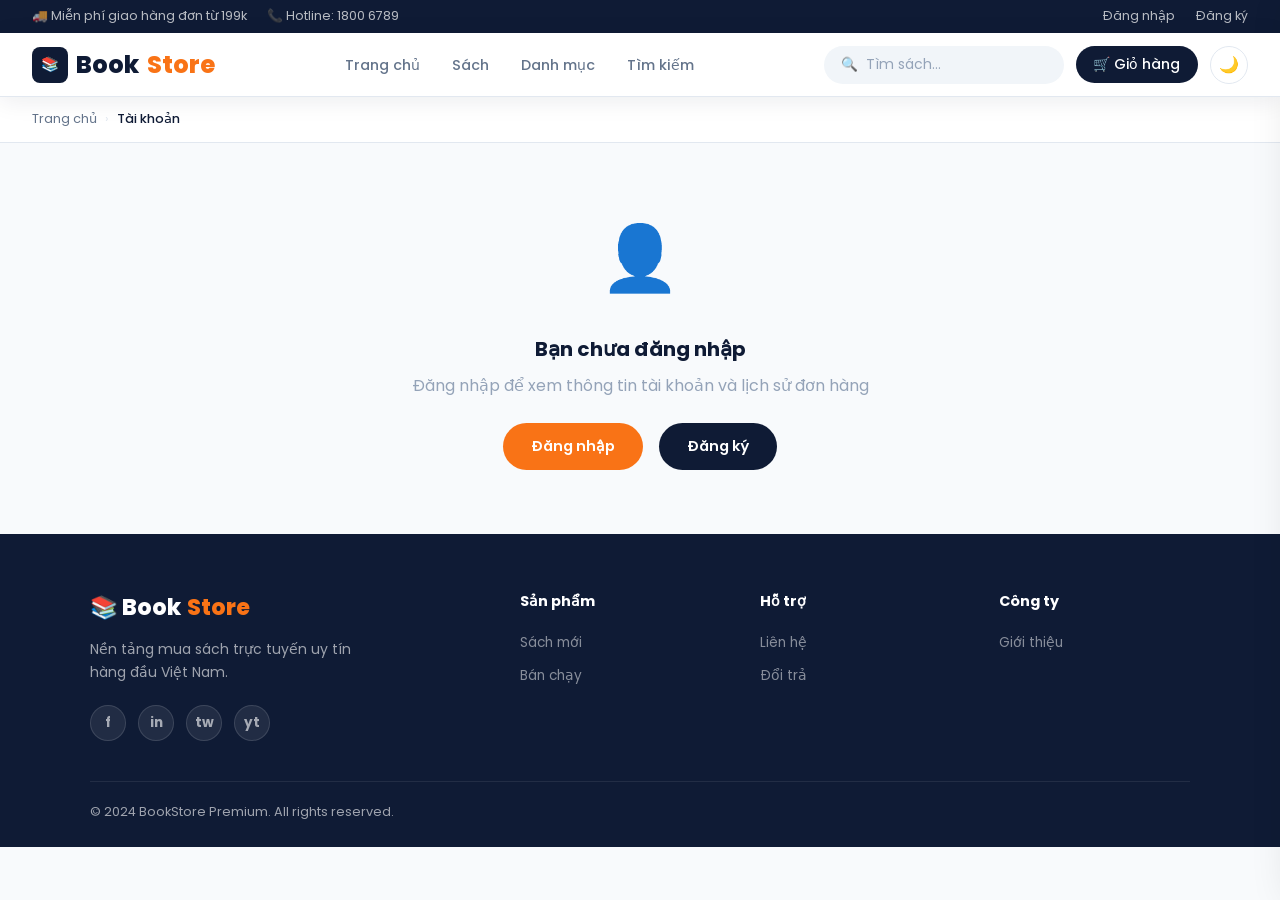
<file: profile.html>
<!DOCTYPE html>
<html lang="vi">
<head>
  <meta charset="UTF-8">
  <meta name="viewport" content="width=device-width, initial-scale=1.0">
  <title>Tài khoản — BookStore</title>
  <link href="https://fonts.googleapis.com/css2?family=Poppins:wght@300;400;500;600;700;800&display=swap" rel="stylesheet">
  <link rel="stylesheet" href="css/style.css">
  <link rel="stylesheet" href="css/responsive.css">
  <link rel="stylesheet" href="css/features.css">
  <style>
    .profile-section { display: none; }
    .profile-section.active { display: block; }
    .info-grid { display: grid; grid-template-columns: 1fr 1fr; gap: 1.25rem; }
    .info-field label {
      display: block; font-size: .8rem; font-weight: 600;
      color: var(--text3); text-transform: uppercase; letter-spacing: .05em;
      margin-bottom: .35rem;
    }
    .info-field input, .info-field select {
      width: 100%;
      padding: .7rem 1rem;
      border: 1.5px solid var(--border);
      border-radius: var(--r);
      font-family: 'Poppins', sans-serif;
      font-size: .9rem;
      color: var(--text);
      background: #fff;
      outline: none;
      transition: border-color .2s;
    }
    .info-field input:focus, .info-field select:focus { border-color: var(--blue); }
    .info-field input:read-only { background: var(--bg); color: var(--text2); cursor: not-allowed; }
    .wishlist-grid { display: grid; grid-template-columns: repeat(3,1fr); gap: 1rem; }
    @media (max-width: 600px) {
      .info-grid { grid-template-columns: 1fr; }
      .wishlist-grid { grid-template-columns: repeat(2,1fr); }
    }
    /* Stats cards */
    .stats-row {
      display: grid; grid-template-columns: repeat(3,1fr); gap: 1rem;
      margin-bottom: 1.5rem;
    }
    .stat-card {
      background: var(--bg); border: 1px solid var(--border);
      border-radius: var(--r); padding: 1.25rem; text-align: center;
    }
    .stat-card .num {
      font-family: 'Poppins', sans-serif; font-size: 1.75rem; font-weight: 800;
      color: var(--navy);
    }
    .stat-card .lbl { font-size: .8rem; color: var(--text3); margin-top: .25rem; }
    /* Notification toggle */
    .notif-row {
      display: flex; justify-content: space-between; align-items: center;
      padding: 1rem 0; border-bottom: 1px solid var(--border);
    }
    .notif-row:last-child { border-bottom: none; }
    .notif-info .title { font-weight: 600; font-size: .9rem; color: var(--navy); }
    .notif-info .desc  { font-size: .8rem; color: var(--text3); margin-top: .15rem; }
    .toggle-switch {
      position: relative; width: 44px; height: 24px; flex-shrink: 0;
    }
    .toggle-switch input { opacity: 0; width: 0; height: 0; }
    .toggle-slider {
      position: absolute; inset: 0; background: var(--border);
      border-radius: 24px; cursor: pointer; transition: .3s;
    }
    .toggle-slider::before {
      content: ''; position: absolute;
      width: 18px; height: 18px; left: 3px; bottom: 3px;
      background: #fff; border-radius: 50%; transition: .3s;
    }
    .toggle-switch input:checked + .toggle-slider { background: var(--blue); }
    .toggle-switch input:checked + .toggle-slider::before { transform: translateX(20px); }
    /* Not logged in state */
    .not-logged-in {
      text-align: center; padding: 4rem 2rem; color: var(--text3);
    }
    .not-logged-in .icon { font-size: 4rem; margin-bottom: 1.5rem; }
    .not-logged-in h3 {
      font-family: 'Poppins', sans-serif; font-size: 1.25rem;
      font-weight: 700; color: var(--navy); margin-bottom: .5rem;
    }
  </style>
</head>
<body>

<!-- TOPBAR -->
<div class="topbar">
  <div class="topbar-left">
    <span>🚚 Miễn phí giao hàng đơn từ 199k</span>
    <span>📞 Hotline: 1800 6789</span>
  </div>
  <div class="topbar-right" id="topbarRight">
    <a href="login.html">Đăng nhập</a>
    <a href="login.html#register">Đăng ký</a>
  </div>
</div>

<!-- NAVBAR -->
<nav class="navbar">
  <a class="logo" href="index.html">
    <div class="logo-icon">📚</div>
    Book<span>Store</span>
  </a>
  <ul class="nav-links" id="navLinks">
    <li><a href="index.html">Trang chủ</a></li>
    <li><a href="books.html">Sách</a></li>
    <li><a href="category.html">Danh mục</a></li>
    <li><a href="search.html">Tìm kiếm</a></li>
  </ul>
  <div class="nav-right">
    <div class="search-bar">
      <span class="s-icon">🔍</span>
      <input type="text" placeholder="Tìm sách..."
             onkeydown="if(event.key==='Enter'){window.location.href='search.html?q='+encodeURIComponent(this.value)}">
    </div>
    <button class="cart-btn" onclick="openCart()">
      🛒 Giỏ hàng
      <span class="cart-badge" id="cartBadge" style="display:none">0</span>
    </button>
    <button class="hamburger" id="hamburger"><span></span><span></span><span></span></button>
  </div>
</nav>

<!-- BREADCRUMB -->
<div class="breadcrumb">
  <a href="index.html">Trang chủ</a>
  <span class="sep">›</span>
  <span class="current">Tài khoản</span>
</div>

<!-- NOT LOGGED IN -->
<div id="notLoggedIn" style="display:none">
  <div class="not-logged-in">
    <div class="icon">👤</div>
    <h3>Bạn chưa đăng nhập</h3>
    <p>Đăng nhập để xem thông tin tài khoản và lịch sử đơn hàng</p>
    <div style="display:flex;gap:1rem;justify-content:center;margin-top:1.5rem">
      <a href="login.html" class="btn-primary" style="display:inline-flex">Đăng nhập</a>
      <a href="login.html#register" class="btn-navy" style="display:inline-flex">Đăng ký</a>
    </div>
  </div>
</div>

<!-- PROFILE CONTENT (shown when logged in) -->
<div id="profileContent" style="display:none">
  <div class="profile-wrap">

    <!-- Sidebar -->
    <div class="profile-sidebar">
      <div class="profile-avatar" id="profileAvatar">U</div>
      <div class="profile-info">
        <div class="profile-name" id="profileName">Người dùng</div>
        <div class="profile-email" id="profileEmail">linhsv14@email.com</div>
      </div>
      <nav class="profile-nav">
        <a href="#" class="active" onclick="showSection('info',this)">
          <span class="icon">👤</span> Thông tin
        </a>
        <a href="#" onclick="showSection('orders',this)">
          <span class="icon">📦</span> Đơn hàng
        </a>
        <a href="#" onclick="showSection('wishlist',this)">
          <span class="icon">❤️</span> Yêu thích
        </a>
        <a href="#" onclick="showSection('settings',this)">
          <span class="icon">⚙️</span> Cài đặt
        </a>
        <a href="#" onclick="doLogout()" style="color:#dc2626!important">
          <span class="icon">🚪</span> Đăng xuất
        </a>
      </nav>
    </div>

    <!-- Main content -->
    <div class="profile-main">

      <!-- Stats -->
      <div class="stats-row">
        <div class="stat-card"><div class="num">3</div><div class="lbl">Đơn hàng</div></div>
        <div class="stat-card"><div class="num">5</div><div class="lbl">Sách đã mua</div></div>
        <div class="stat-card"><div class="num">2</div><div class="lbl">Yêu thích</div></div>
      </div>

      <!-- === SECTION: Thông tin === -->
      <div class="profile-section active" id="section-info">
        <div class="profile-section-title">Thông tin cá nhân</div>
        <div class="info-grid">
          <div class="info-field">
            <label>Họ và tên</label>
            <input type="text" id="infoName" placeholder="Họ và tên">
          </div>
          <div class="info-field">
            <label>Email</label>
            <input type="email" id="infoEmail" readonly>
          </div>
          <div class="info-field">
            <label>Số điện thoại</label>
            <input type="tel" id="infoPhone" placeholder="0901234567">
          </div>
          <div class="info-field">
            <label>Ngày sinh</label>
            <input type="date" id="infoDob">
          </div>
          <div class="info-field" style="grid-column:1/-1">
            <label>Địa chỉ</label>
            <input type="text" id="infoAddress" placeholder="Số nhà, đường, phường/xã, quận/huyện, tỉnh/thành phố">
          </div>
          <div class="info-field">
            <label>Giới tính</label>
            <select id="infoGender">
              <option value="">Chọn giới tính</option>
              <option value="male">Nam</option>
              <option value="female">Nữ</option>
              <option value="other">Khác</option>
            </select>
          </div>
        </div>
        <button class="btn-primary" style="margin-top:1.5rem" onclick="saveInfo()">
          💾 Lưu thông tin
        </button>
      </div>

      <!-- === SECTION: Đơn hàng === -->
      <div class="profile-section" id="section-orders">
        <div class="profile-section-title">Lịch sử đơn hàng</div>
        <div id="ordersContainer">
          <!-- Sample orders -->
          <div class="order-card">
            <div class="order-head">
              <span class="order-code">BS20240315A</span>
              <span class="order-status delivered">✅ Đã giao</span>
            </div>
            <div class="order-items">📚 Đắc Nhân Tâm, Atomic Habits</div>
            <div style="display:flex;justify-content:space-between;align-items:center">
              <span style="font-size:.8rem;color:var(--text3)">15/03/2024</span>
              <span class="order-total">173.000₫</span>
            </div>
          </div>
          <div class="order-card">
            <div class="order-head">
              <span class="order-code">BS20240208B</span>
              <span class="order-status delivered">✅ Đã giao</span>
            </div>
            <div class="order-items">📚 Nhà Giả Kim</div>
            <div style="display:flex;justify-content:space-between;align-items:center">
              <span style="font-size:.8rem;color:var(--text3)">08/02/2024</span>
              <span class="order-total">65.000₫</span>
            </div>
          </div>
          <div class="order-card">
            <div class="order-head">
              <span class="order-code">BS20240105C</span>
              <span class="order-status shipping">🚚 Đang giao</span>
            </div>
            <div class="order-items">📚 Clean Code, Tư Duy Nhanh Và Chậm</div>
            <div style="display:flex;justify-content:space-between;align-items:center">
              <span style="font-size:.8rem;color:var(--text3)">05/01/2024</span>
              <span class="order-total">284.000₫</span>
            </div>
          </div>
        </div>
      </div>

      <!-- === SECTION: Yêu thích === -->
      <div class="profile-section" id="section-wishlist">
        <div class="profile-section-title">Sách yêu thích ❤️</div>
        <div class="wishlist-grid" id="wishlistGrid">
          <!-- Render 2 sample wishlist items -->
        </div>
      </div>

      <!-- === SECTION: Cài đặt === -->
      <div class="profile-section" id="section-settings">
        <div class="profile-section-title">Cài đặt tài khoản</div>

        <!-- Change password -->
        <div style="margin-bottom:2rem">
          <h4 style="font-size:.95rem;font-weight:600;color:var(--navy);margin-bottom:1rem">🔒 Đổi mật khẩu</h4>
          <div class="info-grid">
            <div class="info-field" style="grid-column:1/-1">
              <label>Mật khẩu hiện tại</label>
              <input type="password" id="currentPw" placeholder="••••••••">
            </div>
            <div class="info-field">
              <label>Mật khẩu mới</label>
              <input type="password" id="newPw" placeholder="Ít nhất 6 ký tự">
            </div>
            <div class="info-field">
              <label>Xác nhận mật khẩu mới</label>
              <input type="password" id="confirmNewPw" placeholder="Nhập lại mật khẩu mới">
            </div>
          </div>
          <button class="btn-navy" style="margin-top:1rem;padding:.65rem 1.5rem;font-size:.875rem"
                  onclick="changePassword()">Đổi mật khẩu</button>
        </div>

        <!-- Notifications -->
        <div>
          <h4 style="font-size:.95rem;font-weight:600;color:var(--navy);margin-bottom:.5rem">🔔 Thông báo</h4>
          <div class="notif-row">
            <div class="notif-info">
              <div class="title">Email khuyến mãi</div>
              <div class="desc">Nhận thông báo về ưu đãi và sách mới</div>
            </div>
            <label class="toggle-switch">
              <input type="checkbox" checked>
              <span class="toggle-slider"></span>
            </label>
          </div>
          <div class="notif-row">
            <div class="notif-info">
              <div class="title">Cập nhật đơn hàng</div>
              <div class="desc">Thông báo trạng thái giao hàng</div>
            </div>
            <label class="toggle-switch">
              <input type="checkbox" checked>
              <span class="toggle-slider"></span>
            </label>
          </div>
          <div class="notif-row">
            <div class="notif-info">
              <div class="title">Gợi ý sách</div>
              <div class="desc">Gợi ý dựa trên lịch sử mua hàng</div>
            </div>
            <label class="toggle-switch">
              <input type="checkbox">
              <span class="toggle-slider"></span>
            </label>
          </div>
        </div>

        <!-- Danger zone -->
        <div style="margin-top:2rem;padding-top:1.5rem;border-top:1px solid var(--border)">
          <h4 style="font-size:.95rem;font-weight:600;color:#dc2626;margin-bottom:1rem">⚠️ Vùng nguy hiểm</h4>
          <button onclick="doLogout()"
                  style="background:none;border:1.5px solid #dc2626;color:#dc2626;
                         border-radius:50px;padding:.65rem 1.5rem;font-size:.875rem;
                         font-weight:600;cursor:pointer;font-family:'DM Sans',sans-serif;
                         transition:all .2s"
                  onmouseover="this.style.background='#fef2f2'"
                  onmouseout="this.style.background='none'">
            🚪 Đăng xuất tài khoản
          </button>
        </div>
      </div>

    </div><!-- .profile-main -->
  </div><!-- .profile-wrap -->
</div><!-- #profileContent -->

<!-- FOOTER -->
<footer class="site-footer">
  <div class="footer-inner">
    <div class="footer-grid">
      <div class="footer-brand">
        <div class="logo-f">📚 Book<span>Store</span></div>
        <p>Nền tảng mua sách trực tuyến uy tín hàng đầu Việt Nam.</p>
        <div class="footer-socials">
          <a href="#" class="social-btn">f</a><a href="#" class="social-btn">in</a>
          <a href="#" class="social-btn">tw</a><a href="#" class="social-btn">yt</a>
        </div>
      </div>
      <div class="footer-col"><h4>Sản phẩm</h4><ul>
        <li><a href="books.html?filter=new">Sách mới</a></li>
        <li><a href="books.html?filter=bestseller">Bán chạy</a></li>
      </ul></div>
      <div class="footer-col"><h4>Hỗ trợ</h4><ul>
        <li><a href="#">Liên hệ</a></li>
        <li><a href="#">Đổi trả</a></li>
      </ul></div>
      <div class="footer-col"><h4>Công ty</h4><ul>
        <li><a href="#">Giới thiệu</a></li>
      </ul></div>
    </div>
    <div class="footer-bottom">
      <p>© 2024 BookStore Premium. All rights reserved.</p>
    </div>
  </div>
</footer>

<button id="backTop">↑</button>
<div class="toast" id="toast"><span class="toast-icon">✓</span><span id="toastMsg"></span></div>
<div class="overlay" id="overlay"></div>
<div class="cart-sidebar" id="cartSidebar">
  <div class="cart-head"><h3>🛒 Giỏ hàng</h3><button class="close-btn" onclick="closeCart()">✕</button></div>
  <div class="cart-body" id="cartBody"></div>
  <div class="cart-foot">
    <div class="cart-total"><span class="tlabel">Tổng cộng</span><span class="amount" id="cartTotal">0₫</span></div>
    <button class="checkout-btn" onclick="window.location.href='cart.html'">Xem giỏ hàng →</button>
  </div>
</div>

<script src="api/data.php"></script>
<script src="js/app.js"></script>
<script src="js/cart.js"></script>
<script>
  /* Show/hide sections */
  function showSection(name, link) {
    document.querySelectorAll('.profile-section').forEach(s => s.classList.remove('active'));
    document.querySelectorAll('.profile-nav a').forEach(a => a.classList.remove('active'));
    document.getElementById('section-' + name)?.classList.add('active');
    if (link) link.classList.add('active');
  }

  /* Load user data */
  function loadProfile() {
    const user = JSON.parse(localStorage.getItem('bs_user') || 'null');

    if (!user) {
      document.getElementById('notLoggedIn').style.display = 'block';
      document.getElementById('profileContent').style.display = 'none';
      return;
    }

    document.getElementById('notLoggedIn').style.display = 'none';
    document.getElementById('profileContent').style.display = 'block';

    /* Set name, email */
    const name  = user.name  || 'Người dùng';
    const email = user.email || '';
    document.getElementById('profileName').textContent  = name;
    document.getElementById('profileEmail').textContent = email;
    document.getElementById('profileAvatar').textContent = name.charAt(0).toUpperCase();
    document.getElementById('infoName').value  = name;
    document.getElementById('infoEmail').value = email;

    /* Topbar */
    const tr = document.getElementById('topbarRight');
    if (tr) tr.innerHTML = `<span>Xin chào, <strong>${name}</strong></span>
      <a href="#" onclick="doLogout();return false">Đăng xuất</a>`;

    /* Wishlist - show sample items */
    const wg = document.getElementById('wishlistGrid');
    if (wg) {
      const wishBooks = BOOKS.slice(0, 2);
      wg.innerHTML = wishBooks.map(b => `
        <div style="background:#fff;border:1px solid var(--border);border-radius:var(--r2);overflow:hidden;position:relative">
          <div style="aspect-ratio:3/4; overflow:hidden; display:flex; align-items:center; justify-content:center; background:#f1f5f9;">
         　<img src="${b.image}" 
         alt="${b.title}" 
         style="width:100%; height:100%; object-fit:cover;"
         onerror="this.src='assets/images/placeholder.jpg'; this.onerror=null;">
</div>

          <div style="padding:.75rem">
            <div style="font-weight:600;font-size:.85rem;color:var(--navy);margin-bottom:.25rem">${b.title}</div>
            <div style="font-size:.78rem;color:var(--text3)">${b.author}</div>
            <div style="color:var(--orange);font-weight:700;font-size:.9rem;margin-top:.4rem">${formatPrice(b.price)}</div>
            <button onclick="cartAdd(${b.id})"
                    style="width:100%;margin-top:.5rem;background:var(--navy);color:#fff;border:none;
                           border-radius:50px;padding:.5rem;font-size:.8rem;font-weight:600;cursor:pointer;
                           font-family:'DM Sans',sans-serif;transition:.2s"
                    onmouseover="this.style.background='var(--blue)'"
                    onmouseout="this.style.background='var(--navy)'">
              + Thêm giỏ hàng
            </button>
          </div>
        </div>`).join('');
    }
  }

  function saveInfo() {
    const user = JSON.parse(localStorage.getItem('bs_user') || '{}');
    user.name  = document.getElementById('infoName').value.trim();
    user.phone = document.getElementById('infoPhone').value.trim();
    user.dob   = document.getElementById('infoDob').value;
    user.addr  = document.getElementById('infoAddress').value.trim();
    localStorage.setItem('bs_user', JSON.stringify(user));
    document.getElementById('profileName').textContent = user.name;
    document.getElementById('profileAvatar').textContent = user.name.charAt(0).toUpperCase();
    showToast('✅ Đã lưu thông tin thành công!');
  }

  function changePassword() {
    const cur  = document.getElementById('currentPw').value;
    const nw   = document.getElementById('newPw').value;
    const conf = document.getElementById('confirmNewPw').value;
    if (!cur)           { showToast('⚠ Nhập mật khẩu hiện tại!'); return; }
    if (nw.length < 6)  { showToast('⚠ Mật khẩu mới phải ≥ 6 ký tự!'); return; }
    if (nw !== conf)    { showToast('⚠ Mật khẩu xác nhận không khớp!'); return; }
    document.getElementById('currentPw').value  = '';
    document.getElementById('newPw').value       = '';
    document.getElementById('confirmNewPw').value = '';
    showToast('✅ Đã đổi mật khẩu thành công!');
  }

  function doLogout() {
    localStorage.removeItem('bs_user');
    showToast('👋 Đã đăng xuất!');
    setTimeout(() => window.location.href = 'index.html', 1000);
  }

  document.addEventListener('DOMContentLoaded', loadProfile);
</script>
<script src="js/wishlist.js"></script>
<script src="js/reviews.js"></script>
<script src="js/darkmode.js"></script>
<script src="js/api.js"></script>
</body>
</html>
</file>
<file: css/style.css>
/* =====================================================
   BookStore Premium — style.css
   Tone: Navy + Cam | Font: Poppins | Light mode
   ===================================================== */

/* ===== RESET & CSS VARIABLES ===== */
*, *::before, *::after {
  margin: 0;
  padding: 0;
  box-sizing: border-box;
  font-family: 'Poppins', sans-serif;
}

:root {
  --navy:       #0f1b35;
  --navy2:      #1a2d52;
  --blue:       #2563eb;
  --blue-light: #eff6ff;
  --orange:     #f97316;
  --text:       #0f1b35;
  --text2:      #64748b;
  --text3:      #94a3b8;
  --bg:         #f8fafc;
  --white:      #ffffff;
  --border:     #e2e8f0;
  --shadow:     0 4px 24px rgba(15,27,53,.08);
  --shadow-lg:  0 12px 48px rgba(15,27,53,.14);
  --r:          12px;
  --r2:         20px;
  --transition: .25s ease;
}

body {
  background: var(--bg);
  color: var(--text);
  overflow-x: hidden;
  line-height: 1.6;
}

a { text-decoration: none; color: inherit; }
ul { list-style: none; }
img { max-width: 100%; display: block; }
button { cursor: pointer; }

/* =====================================================
   TOPBAR
   ===================================================== */
.topbar {
  background: var(--navy);
  color: rgba(255,255,255,.7);
  font-size: .8rem;
  padding: .4rem 2rem;
  display: flex;
  justify-content: space-between;
  align-items: center;
}
.topbar a { color: rgba(255,255,255,.7); transition: color var(--transition); }
.topbar a:hover { color: #fff; }
.topbar-left, .topbar-right { display: flex; align-items: center; gap: 1.25rem; }

/* =====================================================
   NAVBAR
   ===================================================== */
.navbar {
  position: sticky;
  top: 0;
  z-index: 1000;
  width: 100%;
  height: 64px;
  padding: 0 2rem;
  display: flex;
  justify-content: space-between;
  align-items: center;
  background: rgba(255,255,255,.95);
  backdrop-filter: blur(20px);
  border-bottom: 1px solid var(--border);
  box-shadow: var(--shadow);
  transition: box-shadow var(--transition);
}

.logo {
  font-weight: 800;
  font-size: 1.5rem;
  color: var(--navy);
  display: flex;
  align-items: center;
  gap: .5rem;
}
.logo span { color: var(--orange); }
.logo-icon {
  width: 36px; height: 36px;
  background: var(--navy);
  border-radius: 8px;
  display: flex; align-items: center; justify-content: center;
  font-size: .9rem; color: #fff;
}

.nav-links {
  display: flex;
  align-items: center;
  gap: 2rem;
}
.nav-links a {
  font-size: .9rem;
  font-weight: 500;
  color: var(--text2);
  position: relative;
  padding-bottom: 2px;
  transition: color var(--transition);
}
.nav-links a::after {
  content: '';
  position: absolute;
  bottom: 0; left: 0;
  width: 0; height: 2px;
  background: var(--blue);
  border-radius: 2px;
  transition: width .3s;
}
.nav-links a:hover,
.nav-links a.active { color: var(--blue); }
.nav-links a:hover::after,
.nav-links a.active::after { width: 100%; }

.nav-right {
  display: flex;
  align-items: center;
  gap: .75rem;
}

.search-bar {
  display: flex;
  align-items: center;
  background: #f1f5f9;
  border-radius: 50px;
  padding: .45rem 1rem;
  gap: .5rem;
  border: 1.5px solid transparent;
  transition: all .3s;
  width: 240px;
}
.search-bar:focus-within {
  background: #fff;
  border-color: var(--blue);
  box-shadow: 0 0 0 3px rgba(37,99,235,.1);
}
.search-bar input {
  border: none;
  background: transparent;
  outline: none;
  font-size: .875rem;
  color: var(--text);
  width: 100%;
}
.search-bar input::placeholder { color: var(--text3); }
.search-bar .s-icon { color: var(--text3); font-size: .85rem; flex-shrink: 0; }

.cart-btn {
  position: relative;
  background: var(--navy);
  color: #fff;
  border: none;
  border-radius: 50px;
  padding: .5rem 1.1rem;
  font-size: .875rem;
  font-weight: 500;
  display: flex;
  align-items: center;
  gap: .4rem;
  transition: background var(--transition), transform var(--transition);
}
.cart-btn:hover { background: var(--blue); transform: translateY(-1px); }
.cart-badge {
  position: absolute;
  top: -6px; right: -6px;
  background: var(--orange);
  color: #fff;
  border-radius: 50%;
  width: 18px; height: 18px;
  font-size: .65rem;
  font-weight: 700;
  display: flex; align-items: center; justify-content: center;
  border: 2px solid #fff;
}

/* =====================================================
   HERO SECTION
   ===================================================== */
.hero {
  background: linear-gradient(135deg, var(--navy) 0%, var(--navy2) 60%, #1e3a8a 100%);
  padding: 5rem 2rem;
  position: relative;
  overflow: hidden;
  min-height: 540px;
  display: flex;
  align-items: center;
}
.hero::before {
  content: '';
  position: absolute;
  top: -120px; right: -80px;
  width: 500px; height: 500px;
  border-radius: 50%;
  background: rgba(37,99,235,.15);
  pointer-events: none;
}
.hero::after {
  content: '';
  position: absolute;
  bottom: -100px; left: 20%;
  width: 300px; height: 300px;
  border-radius: 50%;
  background: rgba(249,115,22,.08);
  pointer-events: none;
}
.hero-inner {
  max-width: 1100px;
  margin: 0 auto;
  display: grid;
  grid-template-columns: 1fr 1fr;
  gap: 3rem;
  align-items: center;
  width: 100%;
  position: relative;
  z-index: 1;
}
.hero-badge {
  display: inline-flex;
  align-items: center;
  gap: .5rem;
  background: rgba(249,115,22,.15);
  border: 1px solid rgba(249,115,22,.3);
  color: #fdba74;
  border-radius: 50px;
  padding: .35rem .9rem;
  font-size: .8rem;
  font-weight: 500;
  margin-bottom: 1.5rem;
}
.hero-title {
  font-weight: 800;
  font-size: clamp(2rem, 4vw, 3rem);
  line-height: 1.15;
  color: #fff;
  margin-bottom: 1rem;
}
.hero-title .accent { color: var(--orange); }
.hero-desc {
  color: rgba(255,255,255,.65);
  font-size: 1rem;
  line-height: 1.7;
  margin-bottom: 2rem;
  max-width: 440px;
}
.hero-btns { display: flex; gap: 1rem; flex-wrap: wrap; align-items: center; }
.hero-stats { display: flex; gap: 2rem; margin-top: 2.5rem; }
.stat-num { font-size: 1.5rem; font-weight: 700; color: #fff; }
.stat-label { font-size: .8rem; color: rgba(255,255,255,.5); margin-top: .1rem; }

.hero-right { display: flex; flex-direction: column; gap: 1rem; }
.hero-card {
  background: rgba(255,255,255,.06);
  border: 1px solid rgba(255,255,255,.12);
  border-radius: var(--r2);
  padding: 1.25rem;
  display: flex;
  gap: 1rem;
  align-items: center;
  backdrop-filter: blur(10px);
  transition: background var(--transition), transform var(--transition);
  cursor: pointer;
}
.hero-card:hover { background: rgba(255,255,255,.1); transform: translateX(4px); }
.hero-card-img {
  width: 54px; height: 72px;
  border-radius: 8px;
  flex-shrink: 0;
  overflow: hidden;
}
.hero-card-img img { width: 100%; height: 100%; object-fit: cover; }
.hci-title { color: #fff; font-weight: 600; font-size: .9rem; }
.hci-author { color: rgba(255,255,255,.5); font-size: .8rem; margin-top: .15rem; }
.hci-price { color: var(--orange); font-weight: 700; font-size: .95rem; margin-top: .3rem; }

/* =====================================================
   BUTTONS
   ===================================================== */
.btn-primary {
  display: inline-flex;
  align-items: center;
  gap: .4rem;
  background: var(--orange);
  color: #fff;
  border: none;
  border-radius: 50px;
  padding: .75rem 1.75rem;
  font-size: .9rem;
  font-weight: 600;
  transition: background var(--transition), transform var(--transition), box-shadow var(--transition);
  cursor: pointer;
}
.btn-primary:hover {
  background: #ea6c0a;
  transform: translateY(-2px);
  box-shadow: 0 8px 24px rgba(249,115,22,.35);
}
.btn-ghost {
  display: inline-flex;
  align-items: center;
  gap: .4rem;
  background: transparent;
  color: #fff;
  border: 1.5px solid rgba(255,255,255,.3);
  border-radius: 50px;
  padding: .75rem 1.75rem;
  font-size: .9rem;
  font-weight: 500;
  cursor: pointer;
  transition: background var(--transition), border-color var(--transition);
}
.btn-ghost:hover { background: rgba(255,255,255,.08); border-color: rgba(255,255,255,.5); }
.btn-navy {
  display: inline-flex;
  align-items: center;
  gap: .4rem;
  background: var(--navy);
  color: #fff;
  border: none;
  border-radius: 50px;
  padding: .75rem 1.75rem;
  font-size: .9rem;
  font-weight: 600;
  cursor: pointer;
  transition: background var(--transition), transform var(--transition);
}
.btn-navy:hover { background: var(--blue); transform: translateY(-1px); }

/* =====================================================
   SECTION
   ===================================================== */
.section { padding: 4rem 2rem; }
.section-inner { max-width: 1100px; margin: 0 auto; }
.section-header {
  display: flex;
  align-items: flex-end;
  justify-content: space-between;
  margin-bottom: 2rem;
}
.section-title { font-size: 1.5rem; font-weight: 700; color: var(--navy); }
.section-subtitle { color: var(--text3); font-size: .875rem; margin-top: .25rem; }
.see-all {
  color: var(--blue);
  font-size: .875rem;
  font-weight: 500;
  display: flex;
  align-items: center;
  gap: .3rem;
  transition: gap var(--transition);
}
.see-all:hover { gap: .6rem; }
.section-white { background: #fff; border-bottom: 1px solid var(--border); }
.section-bg    { background: var(--bg); }

/* =====================================================
   CATEGORY CARDS (trang chủ & category.html)
   ===================================================== */
/* ── Grid danh mục nổi bật trên trang chủ ── */
/* =====================================================
   ĐỒNG BỘ GIAO DIỆN CATEGORY TRANG CHỦ GIỐNG CATEGORY.HTML
   ===================================================== */

/* Thiết lập lưới hiển thị 4 cột danh mục */
#cats .cat-grid {
  display: grid;
  grid-template-columns: repeat(4, 1fr);
  gap: 1.5rem;
  margin-top: 2rem;
}
@media (max-width: 1024px) { #cats .cat-grid { grid-template-columns: repeat(3, 1fr); } }
@media (max-width: 768px)  { #cats .cat-grid { grid-template-columns: repeat(2, 1fr); gap: 1rem; } }
@media (max-width: 480px)  { #cats .cat-grid { grid-template-columns: 1fr; } }

/* Khung bọc Card danh mục */
.home-cat-card {
  background: #fff;
  border-radius: 24px;
  border: 1px solid #f0f2f5;
  box-shadow: 0 4px 15px rgba(0, 0, 0, 0.02);
  overflow: hidden;
  cursor: pointer;
  transition: transform 0.3s ease, box-shadow 0.3s ease;
  position: relative;
}
.home-cat-card:hover {
  transform: translateY(-5px);
  box-shadow: 0 12px 30px rgba(0, 0, 0, 0.08);
}

/* Khung ảnh tràn viền phía trên */
.home-cat-cover {
  width: 100%;
  height: 180px;
  overflow: hidden;
  position: relative;
  background: #f5f7fa;
  display: flex;
  align-items: center;
  justify-content: center;
}
.home-cat-cover img {
  width: 100%;
  height: 100%;
  object-fit: cover;
  transition: transform 0.5s ease;
}
.home-cat-card:hover .home-cat-cover img {
  transform: scale(1.05);
}

/* Badge số lượng cuốn đè trên góc phải ảnh */
.home-cat-badge {
  position: absolute;
  bottom: 12px;
  right: 12px;
  background: #ffffff;
  color: #1e293b;
  font-size: 0.72rem;
  font-weight: 700;
  padding: 0.35rem 0.75rem;
  border-radius: 12px;
  box-shadow: 0 2px 8px rgba(0, 0, 0, 0.1);
}

/* Phần chi tiết nội dung bên dưới */
.home-cat-body {
  padding: 1.25rem;
}
.home-cat-top {
  display: flex;
  align-items: center;
  gap: 0.75rem;
  margin-bottom: 0.75rem;
}

/* Icon vuông bo tròn chứa Emoji */
.home-cat-emoji {
  width: 36px;
  height: 36px;
  border-radius: 10px;
  background: #f0f4ff;
  display: flex;
  align-items: center;
  justify-content: center;
  font-size: 1.1rem;
  flex-shrink: 0;
}
.home-cat-name {
  font-weight: 700;
  font-size: 0.95rem;
  color: #0f172a;
  line-height: 1.3;
}

/* Đoạn mô tả ngắn khống chế tối đa 2 dòng không bị lệch hàng */
.home-cat-desc {
  font-size: 0.82rem;
  color: #64748b;
  line-height: 1.5;
  margin-bottom: 1.1rem;
  display: -webkit-box;
  -webkit-line-clamp: 2;
  -webkit-box-orient: vertical;
  overflow: hidden;
  height: 2.45rem;
}

/* Nút text hành động */
.home-cat-cta {
  font-size: 0.85rem;
  font-weight: 600;
  color: #2563eb;
  display: inline-flex;
  align-items: center;
  transition: color 0.2s, gap 0.2s;
  gap: 0.35rem;
}
.home-cat-card:hover .home-cat-cta {
  color: #1d4ed8;
  gap: 0.55rem;
}
/* =====================================================
   PROMO BANNER
   ===================================================== */
.promo-section { padding: 0 2rem 3rem; }
.promo-banner {
  background: linear-gradient(135deg, var(--orange) 0%, #dc2626 100%);
  border-radius: var(--r2);
  padding: 2.5rem;
  display: flex;
  align-items: center;
  justify-content: space-between;
  gap: 2rem;
  position: relative;
  overflow: hidden;
  max-width: 1100px;
  margin: 0 auto;
}
.promo-banner::before {
  content: '';
  position: absolute;
  right: -40px; top: -40px;
  width: 200px; height: 200px;
  border-radius: 50%;
  background: rgba(255,255,255,.08);
}
.promo-text .plabel {
  background: rgba(255,255,255,.2);
  color: #fff;
  font-size: .8rem;
  font-weight: 600;
  padding: .3rem .75rem;
  border-radius: 50px;
  display: inline-block;
  margin-bottom: .75rem;
}
.promo-text h2 { font-size: 1.5rem; font-weight: 800; color: #fff; margin-bottom: .4rem; }
.promo-text p  { color: rgba(255,255,255,.8); font-size: .9rem; }
.promo-btn {
  background: #fff;
  color: var(--orange);
  border: none;
  padding: .75rem 2rem;
  border-radius: 50px;
  font-weight: 700;
  font-size: .9rem;
  cursor: pointer;
  display: inline-block;
  text-align: center;
  transition: transform var(--transition);
  flex-shrink: 0;
}
.promo-btn:hover { transform: scale(1.04); }

/* =====================================================
   TABS
   ===================================================== */
.tab-row {
  display: flex;
  gap: .5rem;
  margin-bottom: 2rem;
  flex-wrap: wrap;
}
.tab {
  padding: .5rem 1.25rem;
  border-radius: 50px;
  font-size: .85rem;
  font-weight: 500;
  border: 1.5px solid var(--border);
  background: #fff;
  color: var(--text2);
  cursor: pointer;
  transition: background var(--transition), border-color var(--transition), color var(--transition);
}
.tab.active { background: var(--navy); color: #fff; border-color: var(--navy); }
.tab:hover:not(.active) { border-color: var(--blue); color: var(--blue); }

/* =====================================================
   FILTER BAR — books.html
   Khu vực lọc duy nhất trong trang, thay thế hoàn toàn
   vai trò của các link filter trong navbar cũ.
   ===================================================== */
.filter-bar {
  background: #fff;
  border-bottom: 1px solid var(--border);
  padding: .85rem 2rem;
  position: sticky;
  top: 64px;
  z-index: 50;
  box-shadow: 0 2px 8px rgba(15,27,53,.04);
}
.filter-bar-inner {
  max-width: 1100px;
  margin: 0 auto;
  display: flex;
  align-items: center;
  gap: 1.5rem;
  flex-wrap: wrap;
}

/* Nhóm filter (label + control) */
.filter-group {
  display: flex;
  align-items: center;
  gap: .6rem;
  flex-shrink: 0;
}
/* Nhóm tab nằm trong filter-group */
.filter-group .tab-row { margin-bottom: 0; }

.filter-label {
  font-size: .8rem;
  font-weight: 600;
  color: var(--text3);
  text-transform: uppercase;
  letter-spacing: .04em;
  white-space: nowrap;
}

/* Select controls trong filter bar */
.filter-bar select {
  padding: .45rem .85rem;
  border: 1.5px solid var(--border);
  border-radius: 50px;
  font-size: .85rem;
  color: var(--text);
  background: #fff;
  outline: none;
  cursor: pointer;
  transition: border-color var(--transition), box-shadow var(--transition);
  appearance: none;
  background-image: url("data:image/svg+xml,%3Csvg xmlns='http://www.w3.org/2000/svg' width='12' height='12' viewBox='0 0 12 12'%3E%3Cpath fill='%2394a3b8' d='M6 8L1 3h10z'/%3E%3C/svg%3E");
  background-repeat: no-repeat;
  background-position: right .75rem center;
  padding-right: 2.2rem;
}
.filter-bar select:focus {
  border-color: var(--blue);
  box-shadow: 0 0 0 3px rgba(37,99,235,.1);
}

/* Khu vực đếm kết quả + nút reset */
.filter-actions {
  margin-left: auto;
  display: flex;
  align-items: center;
  gap: .75rem;
}
.filter-count {
  font-size: .8rem;
  color: var(--text3);
  white-space: nowrap;
}

/* Nút "Xóa bộ lọc" — chỉ hiện khi có filter đang active */
.filter-reset {
  display: inline-flex;
  align-items: center;
  gap: .3rem;
  padding: .35rem .85rem;
  border-radius: 50px;
  border: 1.5px solid #fecaca;
  background: #fef2f2;
  color: #dc2626;
  font-size: .8rem;
  font-weight: 600;
  cursor: pointer;
  transition: background var(--transition), transform var(--transition);
}
.filter-reset:hover { background: #fee2e2; transform: scale(1.02); }

/* =====================================================
   BOOK GRID & CARDS
   ===================================================== */
.book-grid {
  display: grid;
  grid-template-columns: repeat(4, 1fr);
  gap: 1.25rem;
}
.book-card {
  background: #fff;
  border: 1px solid var(--border);
  border-radius: var(--r2);
  overflow: hidden;
  transition: transform .3s, box-shadow .3s, border-color .3s;
  cursor: pointer;
  position: relative;
}
.book-card:hover {
  transform: translateY(-6px);
  box-shadow: var(--shadow-lg);
  border-color: transparent;
}
.book-card:hover .quick-add { opacity: 1; transform: translateY(0); }

.book-img {
  aspect-ratio: 3/4;
  display: flex;
  align-items: center;
  justify-content: center;
  font-size: 2.5rem;
  font-weight: 900;
  position: relative;
  overflow: hidden;
  background: var(--bg);
}
.book-img img { width: 100%; height: 100%; object-fit: cover; transition: transform .4s ease; }
.book-card:hover .book-img img { transform: scale(1.06); }
.book-img span { position: relative; z-index: 1; color: #fff; }

.badge {
  position: absolute;
  top: .6rem; left: .6rem;
  z-index: 2;
  padding: .2rem .6rem;
  border-radius: 50px;
  font-size: .7rem;
  font-weight: 700;
}
.badge-sale { background: #fef2f2; color: #dc2626; }
.badge-new  { background: #f0fdf4; color: #16a34a; }
.badge-hot  { background: #fff7ed; color: #ea580c; }

.quick-add {
  position: absolute;
  bottom: 0; left: 0; right: 0;
  background: var(--blue);
  color: #fff;
  border: none;
  padding: .65rem;
  font-weight: 600;
  font-size: .85rem;
  cursor: pointer;
  opacity: 0;
  transform: translateY(8px);
  transition: opacity .25s, transform .25s;
}

.book-body { padding: 1rem; }
.book-cat {
  font-size: .72rem;
  color: var(--blue);
  font-weight: 600;
  text-transform: uppercase;
  letter-spacing: .05em;
  margin-bottom: .35rem;
}
.book-title {
  font-weight: 600;
  font-size: .9rem;
  color: var(--navy);
  line-height: 1.35;
  margin-bottom: .25rem;
  display: -webkit-box;
  -webkit-line-clamp: 2;
  -webkit-box-orient: vertical;
  overflow: hidden;
}
.book-author { font-size: .8rem; color: var(--text3); margin-bottom: .5rem; }
.book-stars { display: flex; align-items: center; gap: .3rem; margin-bottom: .75rem; font-size: .8rem; }
.stars { color: #fbbf24; }
.review-count { font-size: .75rem; color: var(--text3); }

.book-footer { display: flex; align-items: center; justify-content: space-between; }
.price-sale { font-size: 1rem; font-weight: 700; color: var(--orange); }
.price-orig { font-size: .8rem; color: var(--text3); text-decoration: line-through; }
.price-only { font-size: 1rem; font-weight: 700; color: var(--navy); }

.add-btn {
  width: 36px; height: 36px;
  border-radius: 50%;
  border: none;
  background: var(--navy);
  color: #fff;
  display: flex; align-items: center; justify-content: center;
  font-size: 1rem;
  transition: background var(--transition), transform var(--transition);
  flex-shrink: 0;
}
.add-btn:hover { background: var(--blue); transform: scale(1.1); }

.empty-state {
  grid-column: 1/-1;
  text-align: center;
  padding: 4rem 2rem;
  color: var(--text3);
}
.empty-state .ei { font-size: 3rem; margin-bottom: 1rem; }

/* =====================================================
   CART SIDEBAR
   ===================================================== */
.overlay {
  position: fixed; inset: 0;
  background: rgba(0,0,0,.45);
  z-index: 500;
  opacity: 0; pointer-events: none;
  transition: opacity .3s;
}
.overlay.open { opacity: 1; pointer-events: all; }

.cart-sidebar {
  position: fixed;
  top: 0; right: -420px;
  width: 400px; height: 100vh;
  background: #fff;
  z-index: 501;
  box-shadow: -8px 0 40px rgba(0,0,0,.12);
  display: flex; flex-direction: column;
  transition: right .35s cubic-bezier(.4,0,.2,1);
}
.cart-sidebar.open { right: 0; }

.cart-head {
  padding: 1.25rem 1.5rem;
  border-bottom: 1px solid var(--border);
  display: flex; justify-content: space-between; align-items: center;
}
.cart-head h3 { font-weight: 700; font-size: 1.1rem; color: var(--navy); }
.close-btn {
  background: none; border: none; font-size: 1.25rem; cursor: pointer;
  color: var(--text2); width: 32px; height: 32px; border-radius: 6px;
  display: flex; align-items: center; justify-content: center;
  transition: background var(--transition);
}
.close-btn:hover { background: var(--bg); color: var(--navy); }

.cart-body { flex: 1; overflow-y: auto; padding: 1.25rem 1.5rem; }

.cart-empty { text-align: center; padding: 3rem 0; color: var(--text3); }
.cart-empty .ei { font-size: 3rem; margin-bottom: 1rem; }
.cart-empty p { margin-top: .4rem; font-size: .875rem; }

.cart-item { display: flex; gap: 1rem; padding: 1rem 0; border-bottom: 1px solid var(--border); }
.cart-item-img {
  width: 56px; height: 72px; border-radius: 8px; flex-shrink: 0;
  display: flex; align-items: center; justify-content: center;
  font-size: 1.4rem; font-weight: 800; color: #fff; overflow: hidden;
}
.cart-item-img img { width: 100%; height: 100%; object-fit: cover; }
.cart-item-info { flex: 1; }
.cart-item-title { font-size: .875rem; font-weight: 600; color: var(--navy); line-height: 1.3; }
.cart-item-author { font-size: .78rem; color: var(--text3); margin-top: .15rem; }
.cart-item-price { color: var(--orange); font-weight: 700; font-size: .9rem; margin-top: .3rem; }

.qty-wrap { display: flex; align-items: center; gap: .5rem; margin-top: .5rem; }
.qty-btn {
  width: 26px; height: 26px; border: 1px solid var(--border); border-radius: 6px;
  background: #fff; cursor: pointer; font-size: .9rem;
  display: flex; align-items: center; justify-content: center;
  transition: background var(--transition);
}
.qty-btn:hover { background: var(--bg); }
.qty-num { font-size: .875rem; font-weight: 600; min-width: 20px; text-align: center; }
.remove-item {
  background: none; border: none; color: var(--text3); cursor: pointer;
  font-size: .8rem; margin-left: auto; padding: .2rem;
  transition: color var(--transition);
}
.remove-item:hover { color: #dc2626; }

.cart-foot { padding: 1.25rem 1.5rem; border-top: 1px solid var(--border); }
.cart-total { display: flex; justify-content: space-between; align-items: center; margin-bottom: 1rem; }
.cart-total .tlabel { color: var(--text2); font-size: .9rem; }
.cart-total .amount { font-size: 1.2rem; font-weight: 700; color: var(--navy); }
.checkout-btn {
  width: 100%; background: var(--navy); color: #fff; border: none;
  border-radius: 50px; padding: .85rem; font-size: .9rem; font-weight: 600;
  cursor: pointer; transition: background var(--transition);
}
.checkout-btn:hover { background: var(--blue); }

/* =====================================================
   MODAL
   ===================================================== */
.modal-bg {
  position: fixed; inset: 0;
  background: rgba(0,0,0,.5);
  z-index: 600; display: none;
  align-items: center; justify-content: center; padding: 1rem;
}
.modal-bg.open { display: flex; }
.modal-box {
  background: #fff; border-radius: var(--r2); padding: 2rem;
  max-width: 640px; width: 100%; position: relative;
  animation: slideUp .3s ease; max-height: 90vh; overflow-y: auto;
}
@keyframes slideUp {
  from { transform: translateY(30px); opacity: 0; }
  to   { transform: translateY(0); opacity: 1; }
}
.modal-close {
  position: absolute; top: 1rem; right: 1rem;
  background: var(--bg); border: none; width: 32px; height: 32px;
  border-radius: 50%; cursor: pointer; font-size: .9rem; color: var(--text2);
  display: flex; align-items: center; justify-content: center;
  transition: background var(--transition);
}
.modal-close:hover { background: var(--border); }
.modal-inner { display: grid; grid-template-columns: 1fr 1.5fr; gap: 1.5rem; align-items: start; }
.modal-img {
  aspect-ratio: 3/4; border-radius: var(--r);
  overflow: hidden;
  display: flex; align-items: center; justify-content: center;
  font-size: 3rem; font-weight: 900; color: #fff;
}
.modal-img img { width: 100%; height: 100%; object-fit: cover; }
.modal-title { font-size: 1.2rem; font-weight: 700; color: var(--navy); margin-bottom: .25rem; }
.modal-author { color: var(--text3); font-size: .875rem; margin-bottom: .75rem; }
.modal-rating { display: flex; align-items: center; gap: .4rem; margin-bottom: .75rem; }
.modal-desc { font-size: .875rem; line-height: 1.7; color: var(--text2); margin-bottom: 1rem; }
.modal-price { font-size: 1.4rem; font-weight: 800; color: var(--orange); margin-bottom: 1rem; }
.modal-add {
  width: 100%; background: var(--navy); color: #fff; border: none;
  border-radius: 50px; padding: .75rem; font-size: .9rem; font-weight: 600;
  cursor: pointer; transition: background var(--transition);
}
.modal-add:hover { background: var(--blue); }

/* =====================================================
   TOAST
   ===================================================== */
.toast {
  position: fixed; bottom: 2rem; right: 2rem; z-index: 9999;
  background: var(--navy); color: #fff;
  padding: .85rem 1.5rem; border-radius: var(--r);
  display: flex; align-items: center; gap: .75rem;
  font-size: .875rem; font-weight: 500;
  box-shadow: var(--shadow-lg);
  transform: translateY(80px); opacity: 0;
  transition: transform .4s cubic-bezier(.34,1.56,.64,1), opacity .4s;
  max-width: 340px; pointer-events: none;
}
.toast.show { transform: translateY(0); opacity: 1; pointer-events: all; }
.toast-icon { font-size: 1rem; }

/* =====================================================
   BACK TO TOP
   ===================================================== */
#backTop {
  position: fixed; bottom: 5rem; left: 2rem; z-index: 99;
  width: 44px; height: 44px; border-radius: 50%;
  background: var(--blue); color: #fff; border: none; cursor: pointer;
  display: flex; align-items: center; justify-content: center;
  font-size: 1.1rem; box-shadow: var(--shadow-lg);
  opacity: 0; transition: opacity .3s, transform .3s, background var(--transition);
  transform: translateY(20px);
}
#backTop.show { opacity: 1; transform: translateY(0); }
#backTop:hover { background: var(--navy); }

/* =====================================================
   PAGE HERO (books.html, category.html, search.html)
   ===================================================== */
.page-hero {
  background: linear-gradient(135deg, var(--navy) 0%, var(--navy2) 100%);
  padding: 3.5rem 2rem;
  text-align: center;
  position: relative;
  overflow: hidden;
}
.page-hero::before {
  content: '';
  position: absolute;
  top: -80px; right: -80px;
  width: 300px; height: 300px;
  border-radius: 50%;
  background: rgba(37,99,235,.12);
}
.page-hero-title {
  font-size: clamp(1.75rem, 4vw, 2.75rem);
  font-weight: 800;
  color: #fff;
  margin-bottom: .5rem;
  position: relative;
  z-index: 1;
  transition: all .3s ease;
}
.page-hero-sub {
  color: rgba(255,255,255,.6);
  font-size: 1rem;
  position: relative;
  z-index: 1;
  transition: all .3s ease;
}

/* =====================================================
   BREADCRUMB
   ===================================================== */
.breadcrumb {
  padding: .75rem 2rem;
  background: #fff;
  border-bottom: 1px solid var(--border);
  display: flex;
  align-items: center;
  gap: .5rem;
  font-size: .8rem;
  color: var(--text3);
}
.breadcrumb a { color: var(--text2); transition: color var(--transition); }
.breadcrumb a:hover { color: var(--blue); }
.breadcrumb .sep { color: var(--border); }
.breadcrumb .current { color: var(--navy); font-weight: 500; }

/* =====================================================
   SEARCH PAGE
   ===================================================== */
.search-hero {
  background: linear-gradient(135deg, var(--navy) 0%, var(--navy2) 100%);
  padding: 4rem 2rem; text-align: center;
}
.search-hero h1 { font-size: clamp(1.75rem, 4vw, 2.5rem); font-weight: 800; color: #fff; margin-bottom: 1.5rem; }
.search-big {
  display: flex; align-items: center; background: #fff;
  border-radius: 50px; padding: .65rem 1rem .65rem 1.5rem;
  gap: .75rem; max-width: 620px; margin: 0 auto;
  box-shadow: 0 8px 32px rgba(0,0,0,.2);
}
.search-big input { flex: 1; border: none; outline: none; font-size: 1rem; color: var(--text); }
.search-big input::placeholder { color: var(--text3); }
.search-big button {
  background: var(--orange); color: #fff; border: none;
  border-radius: 50px; padding: .6rem 1.5rem; font-size: .9rem; font-weight: 600;
  cursor: pointer; transition: background var(--transition);
}
.search-big button:hover { background: #ea6c0a; }
.search-tags { display: flex; gap: .5rem; justify-content: center; flex-wrap: wrap; margin-top: 1rem; }
.search-tag {
  background: rgba(255,255,255,.12); color: rgba(255,255,255,.8);
  border: 1px solid rgba(255,255,255,.2); border-radius: 50px;
  padding: .3rem .85rem; font-size: .8rem; cursor: pointer;
  transition: background var(--transition);
}
.search-tag:hover { background: rgba(255,255,255,.2); }

/* =====================================================
   DETAIL PAGE
   ===================================================== */
.detail-wrap {
  max-width: 1100px; margin: 3rem auto; padding: 0 2rem;
  display: grid; grid-template-columns: 1fr 1.6fr; gap: 3rem; align-items: start;
}
.detail-img-box {
  border-radius: var(--r2); overflow: hidden; aspect-ratio: 3/4;
  display: flex; align-items: center; justify-content: center;
  font-size: 5rem; font-weight: 900; color: #fff; box-shadow: var(--shadow-lg);
}
.detail-img-box img { width: 100%; height: 100%; object-fit: cover; }
.detail-cat { font-size: .75rem; color: var(--blue); font-weight: 700; text-transform: uppercase; letter-spacing: .06em; margin-bottom: .5rem; }
.detail-title { font-size: clamp(1.4rem, 3vw, 2rem); font-weight: 800; color: var(--navy); line-height: 1.25; margin-bottom: .5rem; }
.detail-author { color: var(--text2); font-size: .95rem; margin-bottom: 1rem; }
.detail-rating { display: flex; align-items: center; gap: .5rem; margin-bottom: 1.25rem; }
.detail-price-wrap { display: flex; align-items: baseline; gap: .75rem; margin-bottom: 1.5rem; }
.detail-price { font-size: 2rem; font-weight: 800; color: var(--orange); }
.detail-orig { font-size: 1rem; color: var(--text3); text-decoration: line-through; }
.detail-discount { background: #fef2f2; color: #dc2626; font-size: .8rem; font-weight: 700; padding: .2rem .6rem; border-radius: 50px; }
.detail-meta { background: var(--bg); border: 1px solid var(--border); border-radius: var(--r); padding: 1rem 1.25rem; margin-bottom: 1.5rem; display: grid; grid-template-columns: 1fr 1fr; gap: .75rem; }
.detail-meta-item .label { font-size: .75rem; color: var(--text3); text-transform: uppercase; letter-spacing: .05em; }
.detail-meta-item .val   { font-size: .875rem; font-weight: 600; color: var(--navy); margin-top: .15rem; }
.detail-desc { font-size: .9rem; line-height: 1.8; color: var(--text2); margin-bottom: 1.5rem; }
.detail-qty-row { display: flex; align-items: center; gap: 1rem; margin-bottom: 1.5rem; }
.qty-control { display: flex; align-items: center; gap: .5rem; background: var(--bg); border: 1px solid var(--border); border-radius: 50px; padding: .35rem .5rem; }
.qty-control .qty-btn { border: none; background: none; }
.qty-num { min-width: 32px; text-align: center; }
.detail-actions { display: flex; gap: 1rem; flex-wrap: wrap; }
.detail-actions .btn-primary { flex: 1; justify-content: center; padding: .85rem; }
.detail-actions .btn-wishlist {
  width: 48px; height: 48px; border-radius: 50%;
  border: 1.5px solid var(--border); background: #fff; color: var(--text2);
  display: flex; align-items: center; justify-content: center; font-size: 1.1rem;
  flex-shrink: 0; cursor: pointer;
  transition: border-color var(--transition), color var(--transition);
}
.detail-actions .btn-wishlist:hover { border-color: var(--orange); color: var(--orange); }
.related-section { padding: 3rem 2rem; max-width: 1100px; margin: 0 auto; }
.reviews-section { padding: 2rem 2rem; max-width: 1100px; margin: 0 auto; }
.review-card { background: #fff; border: 1px solid var(--border); border-radius: var(--r); padding: 1.25rem; margin-bottom: 1rem; }
.review-head { display: flex; justify-content: space-between; margin-bottom: .5rem; }
.review-name { font-weight: 600; font-size: .9rem; color: var(--navy); }
.review-date { font-size: .8rem; color: var(--text3); }
.review-stars { color: #fbbf24; font-size: .85rem; margin-bottom: .35rem; }
.review-text { font-size: .875rem; color: var(--text2); line-height: 1.6; }

/* =====================================================
   AUTH PAGES
   ===================================================== */
.auth-wrap { min-height: calc(100vh - 120px); display: flex; align-items: center; justify-content: center; padding: 3rem 1.5rem; background: var(--bg); }
.auth-box { background: #fff; border: 1px solid var(--border); border-radius: var(--r2); padding: 2.5rem; width: 100%; max-width: 440px; box-shadow: var(--shadow-lg); }
.auth-logo { display: flex; align-items: center; justify-content: center; gap: .5rem; font-weight: 800; font-size: 1.5rem; color: var(--navy); margin-bottom: 1.75rem; }
.auth-logo span { color: var(--orange); }
.auth-logo-icon { width: 36px; height: 36px; background: var(--navy); border-radius: 8px; display: flex; align-items: center; justify-content: center; font-size: .9rem; color: #fff; }
.auth-title { font-size: 1.5rem; font-weight: 700; color: var(--navy); text-align: center; margin-bottom: .4rem; }
.auth-sub { text-align: center; font-size: .875rem; color: var(--text3); margin-bottom: 2rem; }
.form-group { margin-bottom: 1.25rem; }
.form-group label { display: block; font-size: .85rem; font-weight: 500; color: var(--text2); margin-bottom: .4rem; }
.form-group input { width: 100%; padding: .75rem 1rem; border: 1.5px solid var(--border); border-radius: var(--r); font-size: .9rem; color: var(--text); background: #fff; outline: none; transition: border-color var(--transition), box-shadow var(--transition); }
.form-group input:focus { border-color: var(--blue); box-shadow: 0 0 0 3px rgba(37,99,235,.1); }
.form-group input::placeholder { color: var(--text3); }
.form-error { font-size: .8rem; color: #dc2626; margin-top: .35rem; display: none; }
.form-error.show { display: block; }
.auth-btn { width: 100%; background: var(--navy); color: #fff; border: none; border-radius: 50px; padding: .85rem; font-size: .95rem; font-weight: 600; cursor: pointer; transition: background var(--transition), transform var(--transition); margin-top: .5rem; }
.auth-btn:hover { background: var(--blue); transform: translateY(-1px); }
.auth-divider { display: flex; align-items: center; gap: 1rem; margin: 1.5rem 0; color: var(--text3); font-size: .85rem; }
.auth-divider::before, .auth-divider::after { content: ''; flex: 1; height: 1px; background: var(--border); }
.auth-link { text-align: center; font-size: .875rem; color: var(--text2); margin-top: 1.5rem; }
.auth-link a { color: var(--blue); font-weight: 600; }
.auth-link a:hover { text-decoration: underline; }
.remember-row { display: flex; justify-content: space-between; align-items: center; font-size: .85rem; color: var(--text2); margin-bottom: 1.25rem; }
.remember-row a { color: var(--blue); }
.remember-row label { display: flex; align-items: center; gap: .4rem; cursor: pointer; }

/* =====================================================
   PROFILE PAGE
   ===================================================== */
.profile-wrap { max-width: 900px; margin: 3rem auto; padding: 0 2rem; display: grid; grid-template-columns: 260px 1fr; gap: 2rem; align-items: start; }
.profile-sidebar { background: #fff; border: 1px solid var(--border); border-radius: var(--r2); padding: 1.5rem; }
.profile-avatar { width: 80px; height: 80px; border-radius: 50%; background: linear-gradient(135deg, var(--navy), var(--blue)); display: flex; align-items: center; justify-content: center; font-size: 2rem; font-weight: 800; color: #fff; margin: 0 auto 1rem; }
.profile-name { font-weight: 700; text-align: center; color: var(--navy); margin-bottom: .25rem; }
.profile-email { font-size: .8rem; color: var(--text3); text-align: center; margin-bottom: 1.5rem; }
.profile-nav { display: flex; flex-direction: column; gap: .25rem; }
.profile-nav a { display: flex; align-items: center; gap: .65rem; padding: .65rem .85rem; border-radius: var(--r); font-size: .875rem; font-weight: 500; color: var(--text2); transition: background var(--transition), color var(--transition); }
.profile-nav a:hover, .profile-nav a.active { background: var(--blue-light); color: var(--blue); }
.profile-nav a .icon { font-size: 1rem; }
.profile-main { background: #fff; border: 1px solid var(--border); border-radius: var(--r2); padding: 2rem; }
.profile-section-title { font-size: 1.1rem; font-weight: 700; color: var(--navy); margin-bottom: 1.5rem; padding-bottom: 1rem; border-bottom: 1px solid var(--border); }

/* =====================================================
   CART PAGE
   ===================================================== */
.cart-page-wrap { max-width: 1100px; margin: 3rem auto; padding: 0 2rem; display: grid; grid-template-columns: 1fr 360px; gap: 2rem; align-items: start; }
.cart-table { background: #fff; border: 1px solid var(--border); border-radius: var(--r2); overflow: hidden; }
.cart-table-head { display: grid; grid-template-columns: 3fr 1fr 1fr 1fr 40px; padding: .85rem 1.5rem; background: var(--bg); border-bottom: 1px solid var(--border); font-size: .8rem; font-weight: 600; color: var(--text3); text-transform: uppercase; letter-spacing: .05em; }
.cart-row { display: grid; grid-template-columns: 3fr 1fr 1fr 1fr 40px; padding: 1.25rem 1.5rem; border-bottom: 1px solid var(--border); align-items: center; }
.cart-row:last-child { border-bottom: none; }
.cart-row-book { display: flex; gap: 1rem; align-items: center; }
.cart-row-img { width: 56px; height: 72px; border-radius: 8px; flex-shrink: 0; display: flex; align-items: center; justify-content: center; font-size: 1.25rem; font-weight: 800; color: #fff; overflow: hidden; }
.cart-row-img img { width: 100%; height: 100%; object-fit: cover; }
.cart-row-title { font-weight: 600; font-size: .875rem; color: var(--navy); }
.cart-row-author { font-size: .78rem; color: var(--text3); margin-top: .15rem; }
.cart-row-price { font-weight: 600; color: var(--navy); font-size: .9rem; }
.cart-row-total { font-weight: 700; color: var(--orange); font-size: .9rem; }
.cart-delete-btn { background: none; border: none; color: var(--text3); cursor: pointer; font-size: 1rem; transition: color var(--transition); }
.cart-delete-btn:hover { color: #dc2626; }
.cart-summary-box { background: #fff; border: 1px solid var(--border); border-radius: var(--r2); padding: 1.5rem; position: sticky; top: 80px; }
.cart-summary-title { font-size: 1.1rem; font-weight: 700; color: var(--navy); margin-bottom: 1.25rem; padding-bottom: .75rem; border-bottom: 1px solid var(--border); }
.summary-row { display: flex; justify-content: space-between; font-size: .875rem; margin-bottom: .75rem; }
.summary-row .label { color: var(--text2); }
.summary-row .val { font-weight: 600; color: var(--navy); }
.summary-divider { border: none; border-top: 1px solid var(--border); margin: 1rem 0; }
.summary-total { display: flex; justify-content: space-between; margin-bottom: 1.5rem; }
.summary-total .label { font-weight: 700; color: var(--navy); }
.summary-total .val { font-size: 1.3rem; font-weight: 800; color: var(--orange); }

/* =====================================================
   FOOTER
   ===================================================== */
.site-footer { background: var(--navy); color: rgba(255,255,255,.6); padding: 3.5rem 2rem 1.5rem; margin-top: auto; }
.footer-inner { max-width: 1100px; margin: 0 auto; }
.footer-grid { display: grid; grid-template-columns: 2fr 1fr 1fr 1fr; gap: 3rem; margin-bottom: 2.5rem; }
.footer-brand .logo-f { font-weight: 800; font-size: 1.4rem; color: #fff; margin-bottom: .75rem; display: flex; align-items: center; gap: .4rem; }
.footer-brand .logo-f span { color: var(--orange); }
.footer-brand p { font-size: .875rem; line-height: 1.7; max-width: 280px; }
.footer-socials { display: flex; gap: .75rem; margin-top: 1.25rem; }
.social-btn { width: 36px; height: 36px; border-radius: 50%; background: rgba(255,255,255,.08); border: 1px solid rgba(255,255,255,.12); display: flex; align-items: center; justify-content: center; color: rgba(255,255,255,.6); font-size: .85rem; font-weight: 700; transition: background var(--transition), color var(--transition), border-color var(--transition); }
.social-btn:hover { background: var(--blue); color: #fff; border-color: var(--blue); }
.footer-col h4 { font-weight: 700; color: #fff; font-size: .9rem; margin-bottom: 1rem; }
.footer-col li { margin-bottom: .5rem; }
.footer-col a { color: rgba(255,255,255,.5); font-size: .85rem; transition: color var(--transition); }
.footer-col a:hover { color: #fff; }
.footer-bottom { border-top: 1px solid rgba(255,255,255,.08); padding-top: 1.25rem; display: flex; justify-content: space-between; align-items: center; flex-wrap: wrap; gap: 1rem; }
.footer-bottom p { font-size: .8rem; }
.payment-methods { display: flex; gap: .5rem; }
.payment-icon { background: rgba(255,255,255,.08); border-radius: 4px; padding: .25rem .6rem; font-size: .7rem; font-weight: 700; color: rgba(255,255,255,.7); }

/* =====================================================
   ORDER CARDS
   ===================================================== */
.order-card { border: 1px solid var(--border); border-radius: var(--r); padding: 1.25rem; margin-bottom: 1rem; transition: box-shadow var(--transition); }
.order-card:hover { box-shadow: var(--shadow); }
.order-head { display: flex; justify-content: space-between; align-items: center; margin-bottom: .75rem; }
.order-code { font-weight: 700; color: var(--navy); font-size: .9rem; }
.order-status { padding: .25rem .75rem; border-radius: 50px; font-size: .75rem; font-weight: 600; }
.order-status.delivered { background: #f0fdf4; color: #16a34a; }
.order-status.shipping  { background: #eff6ff; color: #2563eb; }
.order-status.pending   { background: #fff7ed; color: #ea580c; }
.order-items { font-size: .875rem; color: var(--text2); margin-bottom: .5rem; }
.order-total { font-weight: 700; color: var(--navy); font-size: .9rem; }

/* =====================================================
   UTILITIES
   ===================================================== */
.text-orange { color: var(--orange); }
.text-blue   { color: var(--blue);   }
.text-navy   { color: var(--navy);   }
.text-muted  { color: var(--text3);  }
.fw-700      { font-weight: 700; }
.mt-1 { margin-top: .5rem;  }
.mt-2 { margin-top: 1rem;   }
.mt-3 { margin-top: 1.5rem; }
.mb-2 { margin-bottom: 1rem; }
.text-center { text-align: center; }
.d-none { display: none !important; }
.visually-hidden { position: absolute; width: 1px; height: 1px; overflow: hidden; clip: rect(0,0,0,0); }
</file>
<file: css/features.css>
/* =====================================================
   css/features.css
   Gộp CSS cho: Dark Mode + Wishlist + Reviews
   ===================================================== */

/* =====================================================
   1. DARK MODE — CSS Variables override
   ===================================================== */

html.dark {
  --navy:       #e2e8f0;
  --navy2:      #cbd5e1;
  --blue:       #60a5fa;
  --blue-light: #1e3a5f;
  --orange:     #fb923c;
  --text:       #e2e8f0;
  --text2:      #94a3b8;
  --text3:      #64748b;
  --bg:         #0f172a;
  --white:      #1e293b;
  --border:     #334155;
  --shadow:     0 4px 24px rgba(0,0,0,.4);
  --shadow-lg:  0 12px 48px rgba(0,0,0,.5);
}

/* Nền body & tổng thể */
html.dark body          { background: #0f172a; color: #e2e8f0; }
html.dark .navbar       { background: rgba(15,23,42,.97); border-bottom-color: #334155; }
html.dark .topbar       { background: #0a1120; }
html.dark .site-footer  { background: #0a1120; border-top-color: #334155; }
html.dark .footer-bottom { border-color: #1e293b; }

/* Cards & surfaces */
html.dark .book-card,
html.dark .cat-card,
html.dark .review-card,
html.dark .auth-box,
html.dark .cart-sidebar,
html.dark .modal-inner,
html.dark .profile-card,
html.dark .profile-main,
html.dark .wishlist-card,
html.dark .cart-summary-box,
html.dark .order-card       { background: #1e293b; border-color: #334155; }

html.dark .section-white    { background: #1e293b; }
html.dark .section-bg       { background: #0f172a; }

/* Inputs & forms */
html.dark input,
html.dark textarea,
html.dark select {
  background: #0f172a;
  color: #e2e8f0;
  border-color: #334155;
}
html.dark input::placeholder,
html.dark textarea::placeholder { color: #475569; }
html.dark input:focus,
html.dark textarea:focus { border-color: var(--blue); }

/* Nav links */
html.dark .nav-links a        { color: #94a3b8; }
html.dark .nav-links a:hover,
html.dark .nav-links a.active { color: #e2e8f0; }

/* Hero */
html.dark .hero             { background: linear-gradient(135deg, #0a1120 0%, #1e293b 100%); }
html.dark .hero-title       { color: #f1f5f9; }
html.dark .hero-desc        { color: #94a3b8; }
html.dark .hero-stat        { border-color: #334155; }

/* Buttons */
html.dark .btn-ghost        { color: #e2e8f0; border-color: #475569; }
html.dark .btn-ghost:hover  { background: #334155; }
html.dark .btn-navy         { background: #2563eb; }

/* Filter bar */
html.dark .filter-bar       { background: #1e293b; border-color: #334155; }
html.dark .filter-chip      { background: #0f172a; border-color: #334155; color: #94a3b8; }
html.dark .filter-chip.active { background: #1e3a5f; color: var(--blue); border-color: var(--blue); }

/* Tabs */
html.dark .tab              { color: #94a3b8; }
html.dark .tab.active,
html.dark .detail-tab.active { color: #e2e8f0; border-color: var(--blue); }
html.dark .detail-tab       { color: #64748b; border-color: transparent; }

/* Breadcrumb */
html.dark .breadcrumb       { background: #1e293b; border-color: #334155; }
html.dark .breadcrumb a     { color: #60a5fa; }

/* Page hero */
html.dark .page-hero        { background: linear-gradient(135deg, #0a1120, #1e293b); }

/* Search bar */
html.dark .search-bar       { background: #1e293b; border-color: #334155; }
html.dark .search-bar input { color: #e2e8f0; }
html.dark .search-big       { background: #1e293b; border-color: #334155; }
html.dark .search-big input { color: #e2e8f0; background: transparent; }

/* Cart */
html.dark .cart-item        { border-color: #334155; }
html.dark .cart-total       { border-color: #334155; }
html.dark .cart-head        { border-color: #334155; }
html.dark .cart-foot        { border-color: #334155; background: #1e293b; }
html.dark .checkout-btn     { background: #2563eb; }

/* Promo banner */
html.dark .promo-banner     { background: linear-gradient(135deg, #1e3a5f, #0a1120); border-color: #334155; }

/* Overlay */
html.dark .overlay          { background: rgba(0,0,0,.7); }

/* Trust badges */
html.dark .trust-badge      { background: #1e293b; border-color: #334155; }

/* Profile sidebar */
html.dark .profile-sidebar  { background: #1e293b; border-color: #334155; }
html.dark .profile-nav a    { color: #94a3b8; }
html.dark .profile-nav a:hover,
html.dark .profile-nav a.active { background: #0f172a; color: var(--blue); }
html.dark .profile-section-title { color: #e2e8f0; border-color: #334155; }

/* Modal */
html.dark .modal-overlay    { background: rgba(0,0,0,.75); }

/* Toast */
html.dark .toast            { background: #1e293b; border-color: #334155; color: #e2e8f0; }

/* Back to top */
html.dark #backTop          { background: #1e293b; border-color: #334155; color: #e2e8f0; }

/* ── Dark mode toggle button ── */
.theme-toggle-btn {
  width: 38px; height: 38px;
  border-radius: 50%;
  border: 1.5px solid var(--border);
  background: transparent;
  cursor: pointer;
  font-size: 1rem;
  display: flex; align-items: center; justify-content: center;
  transition: all .2s;
  flex-shrink: 0;
}
.theme-toggle-btn:hover { background: var(--blue-light); border-color: var(--blue); }

html.dark .theme-toggle-btn { border-color: #475569; color: #e2e8f0; }
html.dark .theme-toggle-btn:hover { background: #1e3a5f; }

/* Smooth transition cho mọi element khi đổi theme */
*,
*::before,
*::after {
  transition:
    background-color .25s ease,
    border-color .25s ease,
    color .2s ease,
    box-shadow .25s ease;
}
/* Tắt transition cho animation đặc biệt */
.book-card,
.btn-primary,
.hamburger span { transition-duration: .25s; }


/* =====================================================
   2. WISHLIST
   ===================================================== */

/* ── Grid wishlist trong profile ── */
.wishlist-grid {
  display: grid;
  grid-template-columns: repeat(3, 1fr);
  gap: 1.25rem;
}
@media (max-width: 900px) { .wishlist-grid { grid-template-columns: repeat(2, 1fr); } }
@media (max-width: 480px) { .wishlist-grid { grid-template-columns: 1fr; } }

/* ── Card wishlist ── */
.wishlist-card {
  background: var(--white);
  border: 1px solid var(--border);
  border-radius: var(--r2);
  overflow: hidden;
  position: relative;
  transition: box-shadow .2s, transform .2s;
}
.wishlist-card:hover {
  box-shadow: var(--shadow);
  transform: translateY(-2px);
}

.wishlist-card-img {
  aspect-ratio: 3/4;
  display: flex; align-items: center; justify-content: center;
  font-size: 2.5rem; font-weight: 900; color: #fff;
}

.wishlist-card-body { padding: .85rem; }

.wishlist-card-title {
  display: block;
  font-weight: 600; font-size: .88rem; color: var(--navy);
  line-height: 1.4; margin-bottom: .25rem;
  display: -webkit-box; -webkit-line-clamp: 2; -webkit-box-orient: vertical; overflow: hidden;
}
.wishlist-card-title:hover { color: var(--blue); }

.wishlist-card-author { font-size: .78rem; color: var(--text3); margin-bottom: .4rem; }

.wishlist-card-price { display: flex; align-items: baseline; gap: .5rem; margin-bottom: .6rem; }
.price-orig-small { font-size: .75rem; color: var(--text3); text-decoration: line-through; }

.btn-add-wish {
  width: 100%;
  background: var(--navy);
  color: #fff; border: none;
  border-radius: 50px;
  padding: .5rem; font-size: .8rem; font-weight: 600;
  cursor: pointer; font-family: 'Poppins', sans-serif;
  transition: background .2s;
}
.btn-add-wish:hover { background: var(--blue); }

/* ── Nút xóa (✕) góc trên phải ── */
.wishlist-remove-btn {
  position: absolute; top: .6rem; right: .6rem;
  width: 28px; height: 28px;
  border-radius: 50%;
  background: rgba(255,255,255,.9);
  border: 1.5px solid var(--border);
  font-size: .7rem; cursor: pointer;
  display: flex; align-items: center; justify-content: center;
  color: var(--text2);
  transition: all .2s; z-index: 2;
}
.wishlist-remove-btn:hover { background: #fee2e2; border-color: #dc2626; color: #dc2626; }

/* ── Nút yêu thích trên book card (ngoài trang books) ── */
.wish-btn {
  position: absolute; top: .6rem; right: .6rem;
  width: 32px; height: 32px;
  border-radius: 50%;
  background: rgba(255,255,255,.9);
  border: 1.5px solid var(--border);
  font-size: .85rem; cursor: pointer;
  display: flex; align-items: center; justify-content: center;
  transition: all .2s; z-index: 2;
  opacity: 0;
}
.book-card:hover .wish-btn { opacity: 1; }
.wish-btn.wished            { opacity: 1; }
.wish-btn:hover,
.wish-btn.wished            { border-color: var(--orange); background: #fff5f0; }

/* ── Dark mode wishlist ── */
html.dark .wishlist-remove-btn { background: rgba(30,41,59,.9); }
html.dark .wish-btn            { background: rgba(30,41,59,.9); }
html.dark .btn-add-wish        { background: #2563eb; }
html.dark .btn-add-wish:hover  { background: #3b82f6; }


/* =====================================================
   3. REVIEWS & ĐÁNH GIÁ
   ===================================================== */

/* ── Tóm tắt rating (summary) ── */
.rv-summary {
  display: flex; gap: 2rem; align-items: center;
  background: var(--blue-light);
  border: 1px solid var(--border);
  border-radius: var(--r2);
  padding: 1.5rem 2rem;
  margin-bottom: 1.75rem;
}
@media (max-width: 600px) { .rv-summary { flex-direction: column; gap: 1.25rem; } }

html.dark .rv-summary { background: #1e293b; }

.rv-summary-left   { text-align: center; flex-shrink: 0; }
.rv-avg-num        { font-size: 3rem; font-weight: 800; color: var(--navy); line-height: 1; }
.rv-avg-stars      { font-size: 1.2rem; margin: .35rem 0 .25rem; }
.rv-avg-count      { font-size: .8rem; color: var(--text3); }

.rv-summary-bars   { flex: 1; display: flex; flex-direction: column; gap: .45rem; }
.rv-bar-row        { display: flex; align-items: center; gap: .6rem; }
.rv-bar-label      { font-size: .8rem; color: var(--text2); width: 22px; text-align: right; flex-shrink: 0; }
.rv-bar-track      { flex: 1; height: 8px; background: var(--border); border-radius: 4px; overflow: hidden; }
.rv-bar-fill       { height: 100%; border-radius: 4px; transition: width .6s ease; }
.rv-bar-5          { background: #22c55e; }
.rv-bar-4          { background: #84cc16; }
.rv-bar-3          { background: #fbbf24; }
.rv-bar-2          { background: #f97316; }
.rv-bar-1          { background: #ef4444; }
.rv-bar-pct        { font-size: .75rem; color: var(--text3); width: 30px; flex-shrink: 0; }

/* ── Review card ── */
.review-card {
  background: var(--white);
  border: 1px solid var(--border);
  border-radius: var(--r);
  padding: 1.25rem 1.5rem;
  margin-bottom: 1rem;
  animation: slideUp .3s ease both;
}
@keyframes slideUp {
  from { opacity: 0; transform: translateY(12px); }
  to   { opacity: 1; transform: translateY(0); }
}

.review-head   { display: flex; align-items: center; gap: .75rem; margin-bottom: .6rem; }
.review-avatar {
  width: 38px; height: 38px; border-radius: 50%;
  background: var(--navy); color: #fff;
  display: flex; align-items: center; justify-content: center;
  font-weight: 700; font-size: .95rem; flex-shrink: 0;
}
.review-meta   { flex: 1; }
.review-name   { display: block; font-weight: 600; font-size: .875rem; color: var(--navy); }
.review-date   { font-size: .78rem; color: var(--text3); }
.review-verified { font-size: .72rem; color: #16a34a; font-weight: 600;
                   background: #dcfce7; border-radius: 50px; padding: .15rem .55rem; }
.review-stars  { color: #fbbf24; font-size: 1rem; margin-bottom: .5rem; }
.review-text   { font-size: .875rem; line-height: 1.75; color: var(--text2); }
.review-actions { margin-top: .75rem; }
.rv-helpful-btn {
  font-size: .78rem; color: var(--text3);
  background: none; border: 1px solid var(--border);
  border-radius: 50px; padding: .25rem .75rem;
  cursor: pointer; transition: all .2s; font-family: 'Poppins', sans-serif;
}
.rv-helpful-btn:hover { color: var(--blue); border-color: var(--blue); }
.rv-helpful-btn[data-voted] { color: var(--blue); border-color: var(--blue); cursor: default; }

.rv-empty { text-align: center; padding: 2.5rem 1rem; color: var(--text3); font-size: .9rem; }

/* ── Form viết đánh giá ── */
.add-review-form {
  background: var(--white);
  border: 1.5px solid var(--border);
  border-radius: var(--r2);
  padding: 1.5rem 1.75rem;
  margin-top: 2rem;
}
html.dark .add-review-form { background: #1e293b; }

.add-review-form h4 {
  font-size: 1rem; font-weight: 700; color: var(--navy); margin-bottom: 1rem;
}

/* Tên người dùng */
.rv-name-field {
  margin-bottom: .85rem;
}
.rv-name-field label {
  display: block; font-size: .8rem; font-weight: 500; color: var(--text2); margin-bottom: .35rem;
}
.rv-name-field input {
  width: 100%; max-width: 300px;
  padding: .55rem .85rem;
  border: 1.5px solid var(--border); border-radius: var(--r);
  font-size: .875rem; color: var(--text);
  background: var(--bg);
  outline: none; font-family: 'Poppins', sans-serif;
  transition: border-color .2s;
}
.rv-name-field input:focus { border-color: var(--blue); }

/* Star selector */
.star-select { display: flex; gap: .3rem; margin-bottom: .5rem; }
.star-btn {
  font-size: 1.6rem; cursor: pointer;
  background: none; border: none; padding: 0;
  color: #e2e8f0; transition: color .15s, transform .15s;
  line-height: 1;
}
.star-btn:hover,
.star-btn.active { color: #fbbf24; transform: scale(1.15); }

#starLabel {
  display: none;
  font-size: .78rem; font-weight: 600; color: var(--blue);
  margin-bottom: .65rem;
}

/* Textarea */
.add-review-form textarea {
  width: 100%; min-height: 100px; max-height: 260px;
  padding: .75rem 1rem;
  border: 1.5px solid var(--border); border-radius: var(--r);
  font-size: .875rem; color: var(--text);
  background: var(--bg); resize: vertical;
  outline: none; font-family: 'Poppins', sans-serif;
  transition: border-color .2s; margin-top: .75rem;
}
.add-review-form textarea:focus { border-color: var(--blue); }

/* Submit button */
.rv-submit-btn {
  margin-top: .85rem;
  padding: .65rem 1.75rem;
  font-size: .875rem; font-weight: 600;
  background: var(--blue); color: #fff;
  border: none; border-radius: 50px; cursor: pointer;
  font-family: 'Poppins', sans-serif;
  transition: background .2s, transform .15s;
  display: inline-flex; align-items: center; gap: .4rem;
}
.rv-submit-btn:hover   { background: #1d4ed8; transform: translateY(-1px); }
.rv-submit-btn:active  { transform: translateY(0); }

/* ── Separator giữa summary và form ── */
.rv-divider {
  border: none; border-top: 1px solid var(--border);
  margin: 1.75rem 0;
}
</file>
<file: css/responsive.css>
/* =====================================================
   BookStore Premium — responsive.css
   Breakpoints: 1200 / 900 / 768 / 600 / 480
   ===================================================== */

/* ===== 1200px — large desktop ===== */
@media (max-width: 1200px) {
  .book-grid { grid-template-columns: repeat(3, 1fr); }
}

/* ===== 900px — tablet landscape ===== */
@media (max-width: 900px) {
  /* Navbar */
  .navbar { padding: 0 1.5rem; }
  .nav-links { gap: 1.25rem; }
  .search-bar { width: 200px; }

  /* Hero */
  .hero { padding: 4rem 1.5rem; min-height: auto; }
  .hero-inner { grid-template-columns: 1fr; gap: 2rem; }
  .hero-right { display: none; }
  .hero-desc { max-width: 100%; }

  /* Grids */
  .book-grid { grid-template-columns: repeat(2, 1fr); }
  .cat-grid  { grid-template-columns: repeat(2, 1fr); }

  /* Detail */
  .detail-wrap { grid-template-columns: 1fr; gap: 2rem; }
  .detail-img-box { max-width: 320px; margin: 0 auto; }

  /* Cart page */
  .cart-page-wrap { grid-template-columns: 1fr; }
  .cart-table-head,
  .cart-row {
    grid-template-columns: 2.5fr 1fr 1fr 40px;
  }
  .cart-row-total-col { display: none; }

  /* Profile */
  .profile-wrap { grid-template-columns: 1fr; }
  .profile-sidebar { display: flex; flex-wrap: wrap; align-items: center; gap: 1rem; }
  .profile-avatar { width: 56px; height: 56px; font-size: 1.4rem; margin: 0; }
  .profile-info { flex: 1; }
  .profile-name,
  .profile-email { text-align: left; }
  .profile-email { margin-bottom: 0; }
  .profile-nav { flex-direction: row; flex-wrap: wrap; width: 100%; }
  .profile-nav a { flex: 1; min-width: 120px; justify-content: center; }

  /* Footer */
  .footer-grid { grid-template-columns: 1fr 1fr; gap: 2rem; }
  .footer-brand { grid-column: 1 / -1; }

  /* Modal */
  .modal-inner { grid-template-columns: 1fr; }
  .modal-img { display: none; }

  /* Promo */
  .promo-banner { gap: 1.5rem; }
}

/* ===== 768px — tablet portrait ===== */
@media (max-width: 768px) {
  /* Topbar hidden on small screens */
  .topbar { display: none; }

  /* Navbar: collapse nav links, add mobile menu */
  .nav-links { display: none; }
  .nav-links.mobile-open {
    display: flex;
    flex-direction: column;
    position: absolute;
    top: 64px; left: 0; right: 0;
    background: rgba(255,255,255,.98);
    backdrop-filter: blur(20px);
    border-bottom: 1px solid var(--border);
    padding: 1rem 2rem 1.5rem;
    gap: .5rem;
    z-index: 999;
    box-shadow: 0 8px 24px rgba(0,0,0,.08);
  }
  .nav-links.mobile-open a { padding: .65rem .5rem; font-size: 1rem; }
  .hamburger {
    display: flex;
    flex-direction: column;
    gap: 5px;
    cursor: pointer;
    padding: .4rem;
    border: none;
    background: none;
    order: 3;
  }
  .hamburger span {
    display: block;
    width: 22px; height: 2px;
    background: var(--navy);
    border-radius: 2px;
    transition: all .3s;
  }
  .hamburger.open span:nth-child(1) { transform: translateY(7px) rotate(45deg); }
  .hamburger.open span:nth-child(2) { opacity: 0; }
  .hamburger.open span:nth-child(3) { transform: translateY(-7px) rotate(-45deg); }

  /* Search bar smaller */
  .search-bar { width: 160px; }
  .search-bar input { font-size: .8rem; }

  /* Hero */
  .hero { padding: 3rem 1.5rem; }
  .hero-title { font-size: 1.9rem; }
  .hero-stats { gap: 1.25rem; }

  /* Sections */
  .section { padding: 3rem 1.5rem; }
  .section-inner { padding: 0; }
  .section-title { font-size: 1.3rem; }

  /* Promo */
  .promo-section { padding: 0 1.5rem 2.5rem; }
  .promo-banner { flex-direction: column; text-align: center; padding: 2rem; }
  .promo-banner::before { display: none; }

  /* Filter bar */
  .filter-bar { top: 64px; gap: .5rem; padding: .75rem 1.5rem; }
  .filter-count { width: 100%; }

  /* Books page: control bar */
  .books-control { flex-direction: column; align-items: flex-start; }

  /* Cart table simplify */
  .cart-table-head { display: none; }
  .cart-row { grid-template-columns: 1fr auto; gap: 1rem; padding: 1rem; }
  .cart-row-book   { grid-column: 1; }
  .cart-row-qty    { grid-column: 1; justify-self: start; margin-left: 72px; }
  .cart-row-price-col { display: none; }
  .cart-row-total  { grid-column: 2; align-self: start; padding-top: .25rem; }
  .cart-delete-btn { grid-column: 2; grid-row: 2; align-self: end; }

  /* Detail */
  .detail-wrap { padding: 0 1.5rem; margin: 2rem auto; }
  .detail-meta { grid-template-columns: 1fr; }
  .detail-actions { flex-direction: column; }
  .detail-actions .btn-primary { width: 100%; }
}

/* ===== 600px — mobile ===== */
@media (max-width: 600px) {
  /* Navbar */
  .navbar { padding: 0 1rem; }
  .logo-text { font-size: 1.25rem; }
  .search-bar { width: 130px; }
  .cart-btn span.label { display: none; }

  /* Hero */
  .hero { padding: 2.5rem 1rem; }
  .hero-title { font-size: 1.6rem; }
  .hero-desc  { font-size: .9rem; }
  .hero-btns  { flex-direction: column; gap: .75rem; }
  .btn-primary,
  .btn-ghost  { justify-content: center; }
  .hero-stats { gap: 1rem; }
  .stat-num   { font-size: 1.2rem; }

  /* Sections */
  .section { padding: 2.5rem 1rem; }
  .promo-section { padding: 0 1rem 2.5rem; }

  /* Grids */
  .book-grid { grid-template-columns: repeat(2, 1fr); gap: .75rem; }
  .cat-grid  { grid-template-columns: repeat(2, 1fr); gap: .75rem; }

  /* Book card — compact */
  .book-body { padding: .75rem; }
  .book-title { font-size: .82rem; }
  .book-author { font-size: .74rem; }
  .book-stars { display: none; }
  .price-sale,
  .price-only { font-size: .9rem; }
  .add-btn { width: 30px; height: 30px; font-size: .8rem; }

  /* Cart sidebar full width */
  .cart-sidebar { width: 100%; right: -100%; }

  /* Auth */
  .auth-box { padding: 2rem 1.25rem; }
  .auth-title { font-size: 1.25rem; }

  /* Profile */
  .profile-wrap { padding: 0 1rem; margin: 1.5rem auto; }
  .profile-nav a .icon { display: none; }

  /* Detail */
  .detail-wrap { padding: 0 1rem; }
  .detail-title { font-size: 1.3rem; }
  .detail-price { font-size: 1.6rem; }
  .detail-qty-row { flex-wrap: wrap; }

  /* Breadcrumb */
  .breadcrumb { padding: .7rem 1rem; font-size: .75rem; }

  /* Search */
  .search-big { padding: .5rem .5rem .5rem 1rem; }
  .search-big input { font-size: .9rem; }
  .search-big button { padding: .55rem 1rem; font-size: .85rem; }

  /* Footer */
  .footer-grid { grid-template-columns: 1fr; gap: 1.75rem; }
  .site-footer { padding: 2.5rem 1rem 1.25rem; }
  .footer-bottom { flex-direction: column; align-items: flex-start; gap: .75rem; }

  /* Tabs */
  .tab-row { gap: .35rem; }
  .tab { padding: .4rem 1rem; font-size: .8rem; }

  /* Page hero */
  .page-hero { padding: 3rem 1rem; }
  .page-hero-title { font-size: 1.5rem; }

  /* Promo */
  .promo-banner { padding: 1.5rem; }
  .promo-text h2 { font-size: 1.2rem; }

  /* Back to top */
  #backTop { bottom: 1.5rem; left: 1rem; width: 38px; height: 38px; font-size: .95rem; }
  .toast   { bottom: 1rem;  right: 1rem; max-width: calc(100vw - 2rem); }
}

/* ===== 480px — small mobile ===== */
@media (max-width: 480px) {
  .hero-title { font-size: 1.4rem; }
  .book-grid  { grid-template-columns: repeat(2, 1fr); gap: .6rem; }
  .section-header { flex-direction: column; align-items: flex-start; gap: .5rem; }

  /* Cart page wrap full */
  .cart-page-wrap { padding: 0 1rem; margin: 1.5rem auto; }
  .cart-summary-box { position: static; }

  /* Auth */
  .auth-wrap { padding: 2rem 1rem; }
}

/* ===== Hamburger hidden on desktop ===== */
@media (min-width: 769px) {
  .hamburger { display: none; }
}

/* ===== Print ===== */
@media print {
  .topbar, .navbar, .cart-sidebar,
  .overlay, .toast, #backTop,
  .site-footer, .quick-add { display: none !important; }
  body { background: #fff; color: #000; }
  .hero { min-height: auto; padding: 2rem; }
}
</file>
